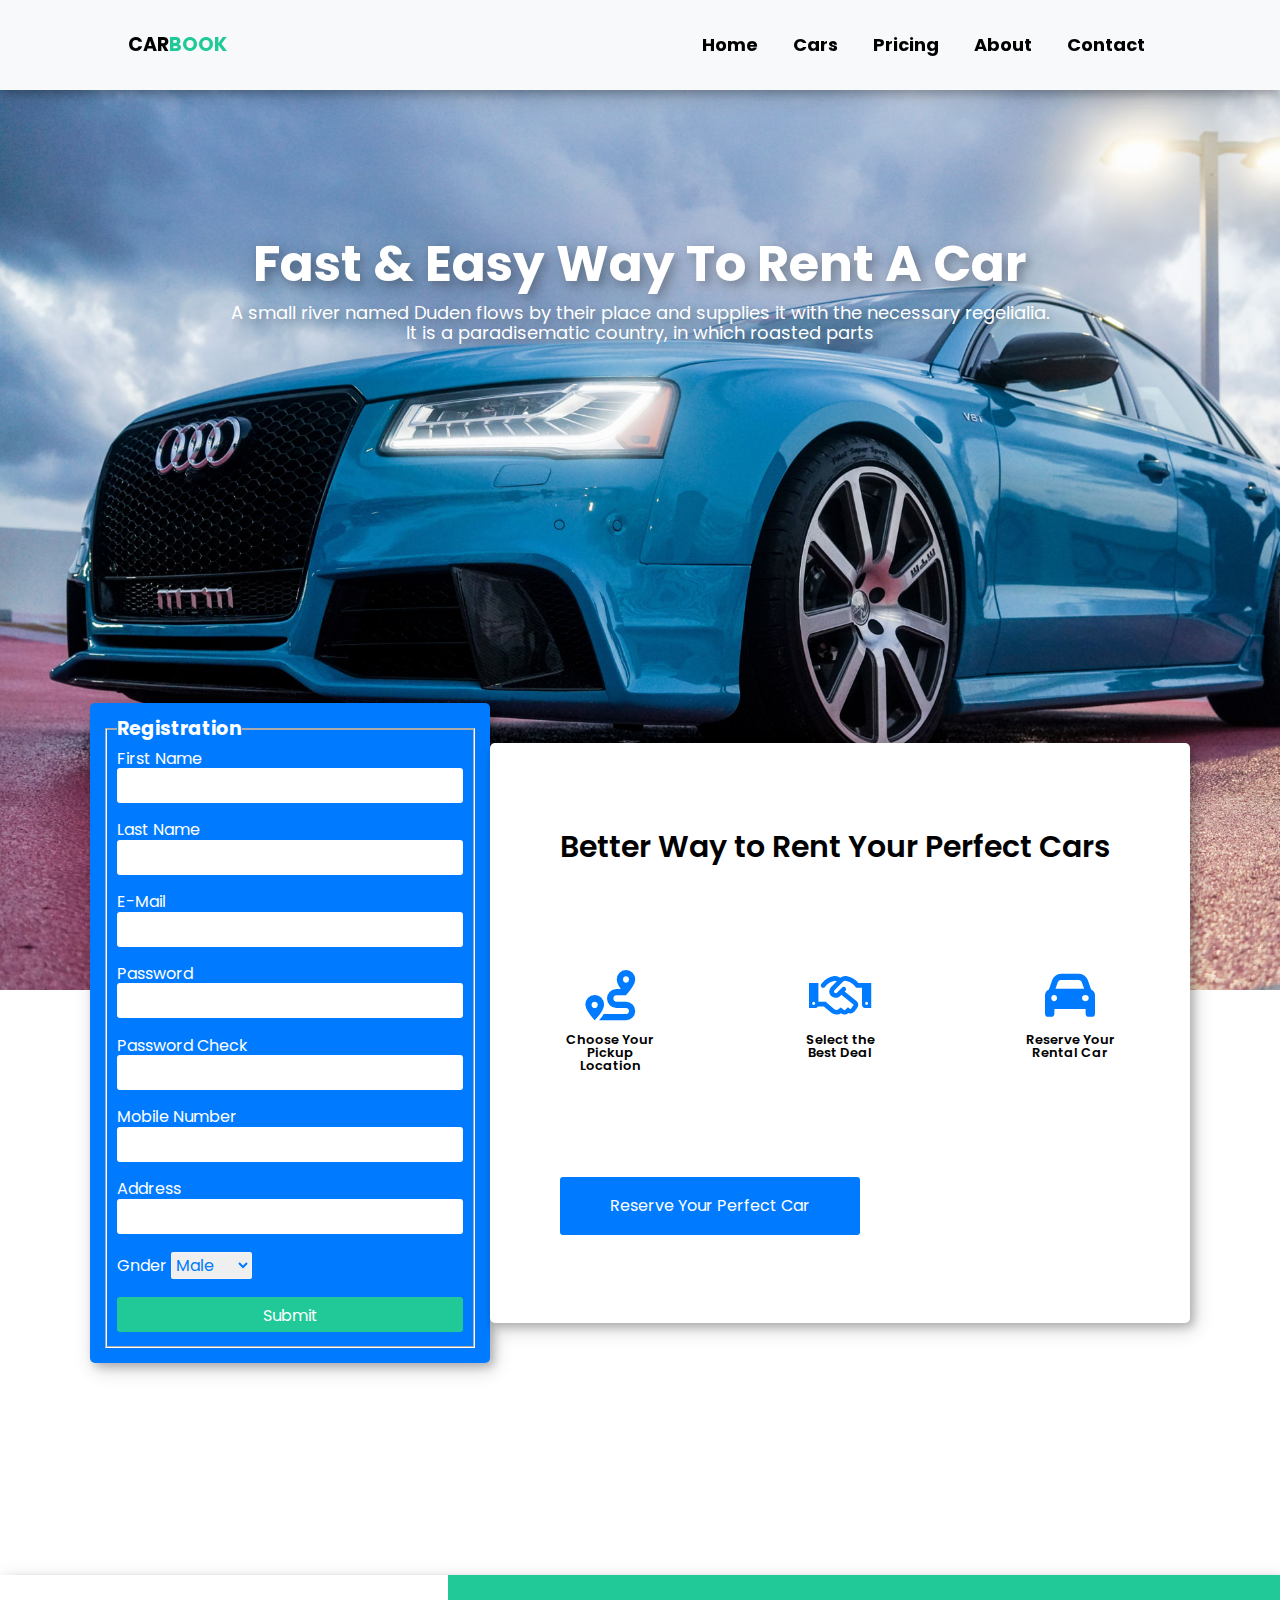
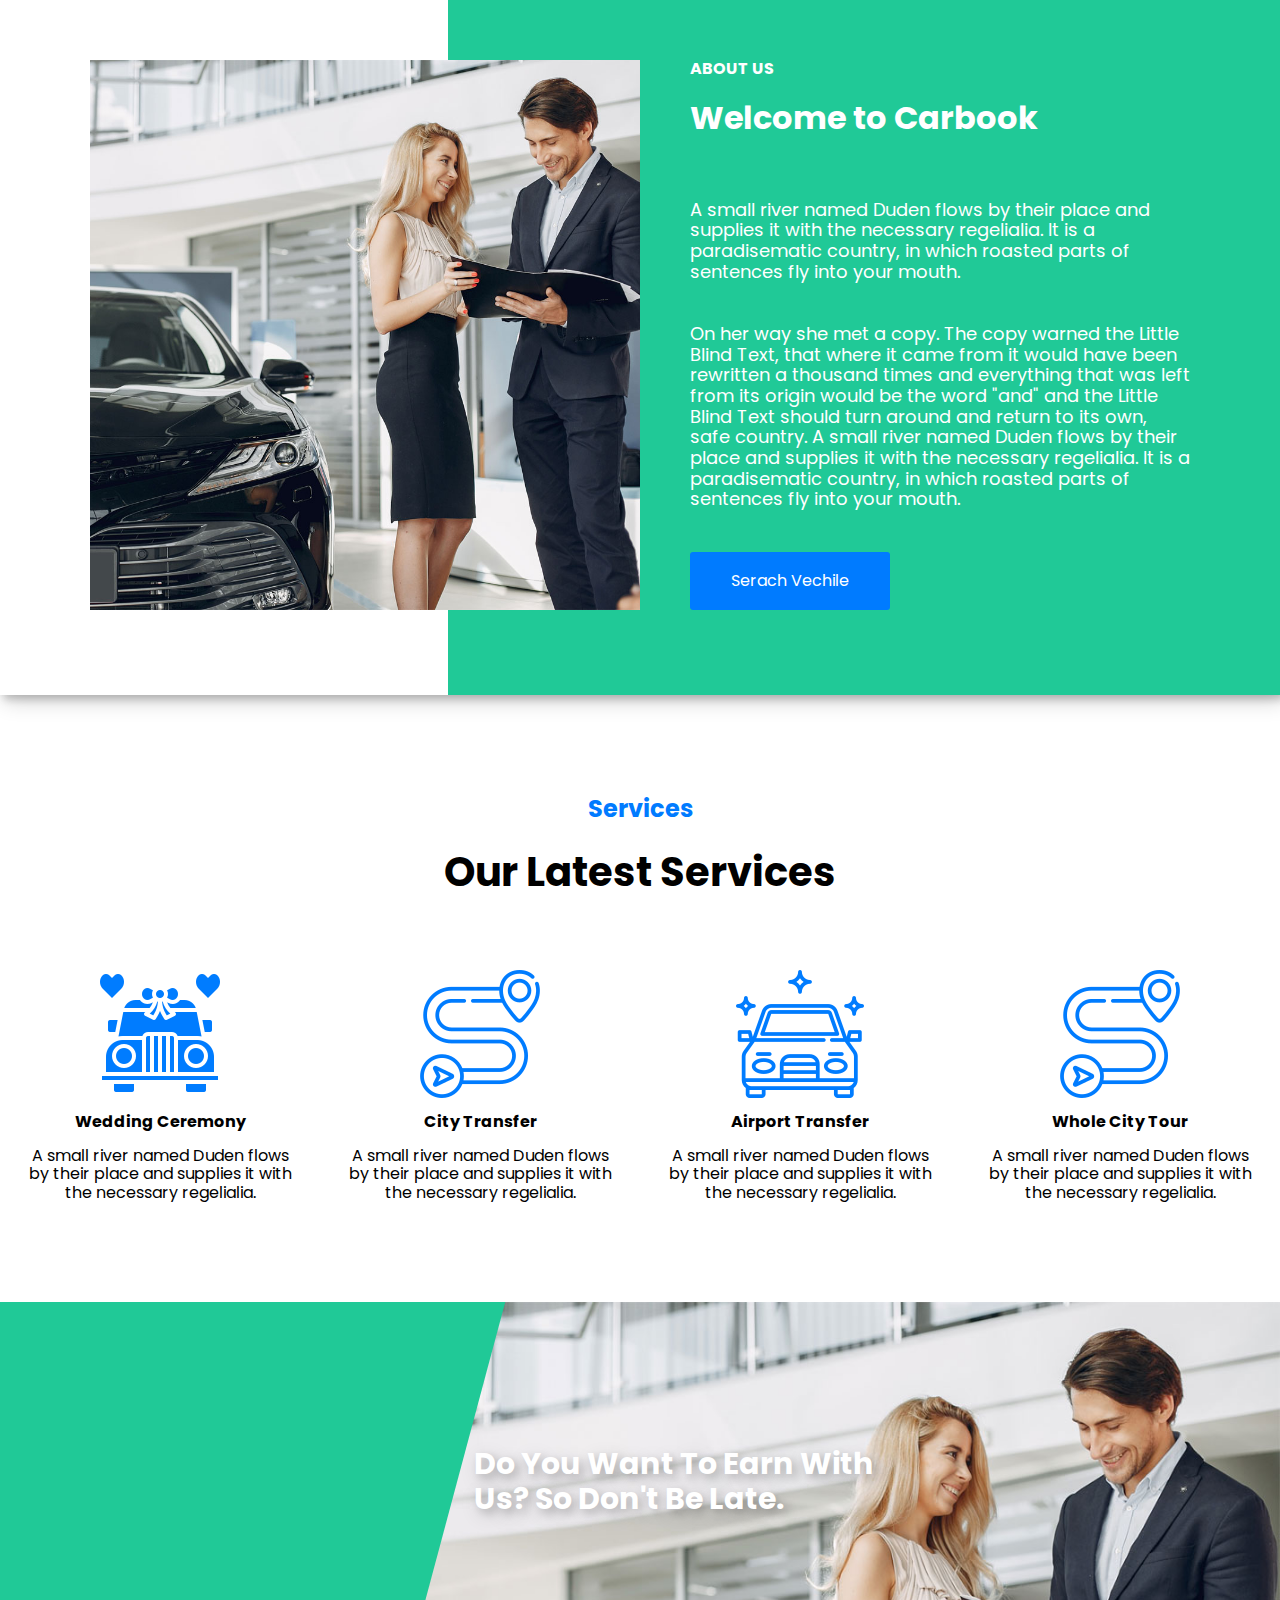
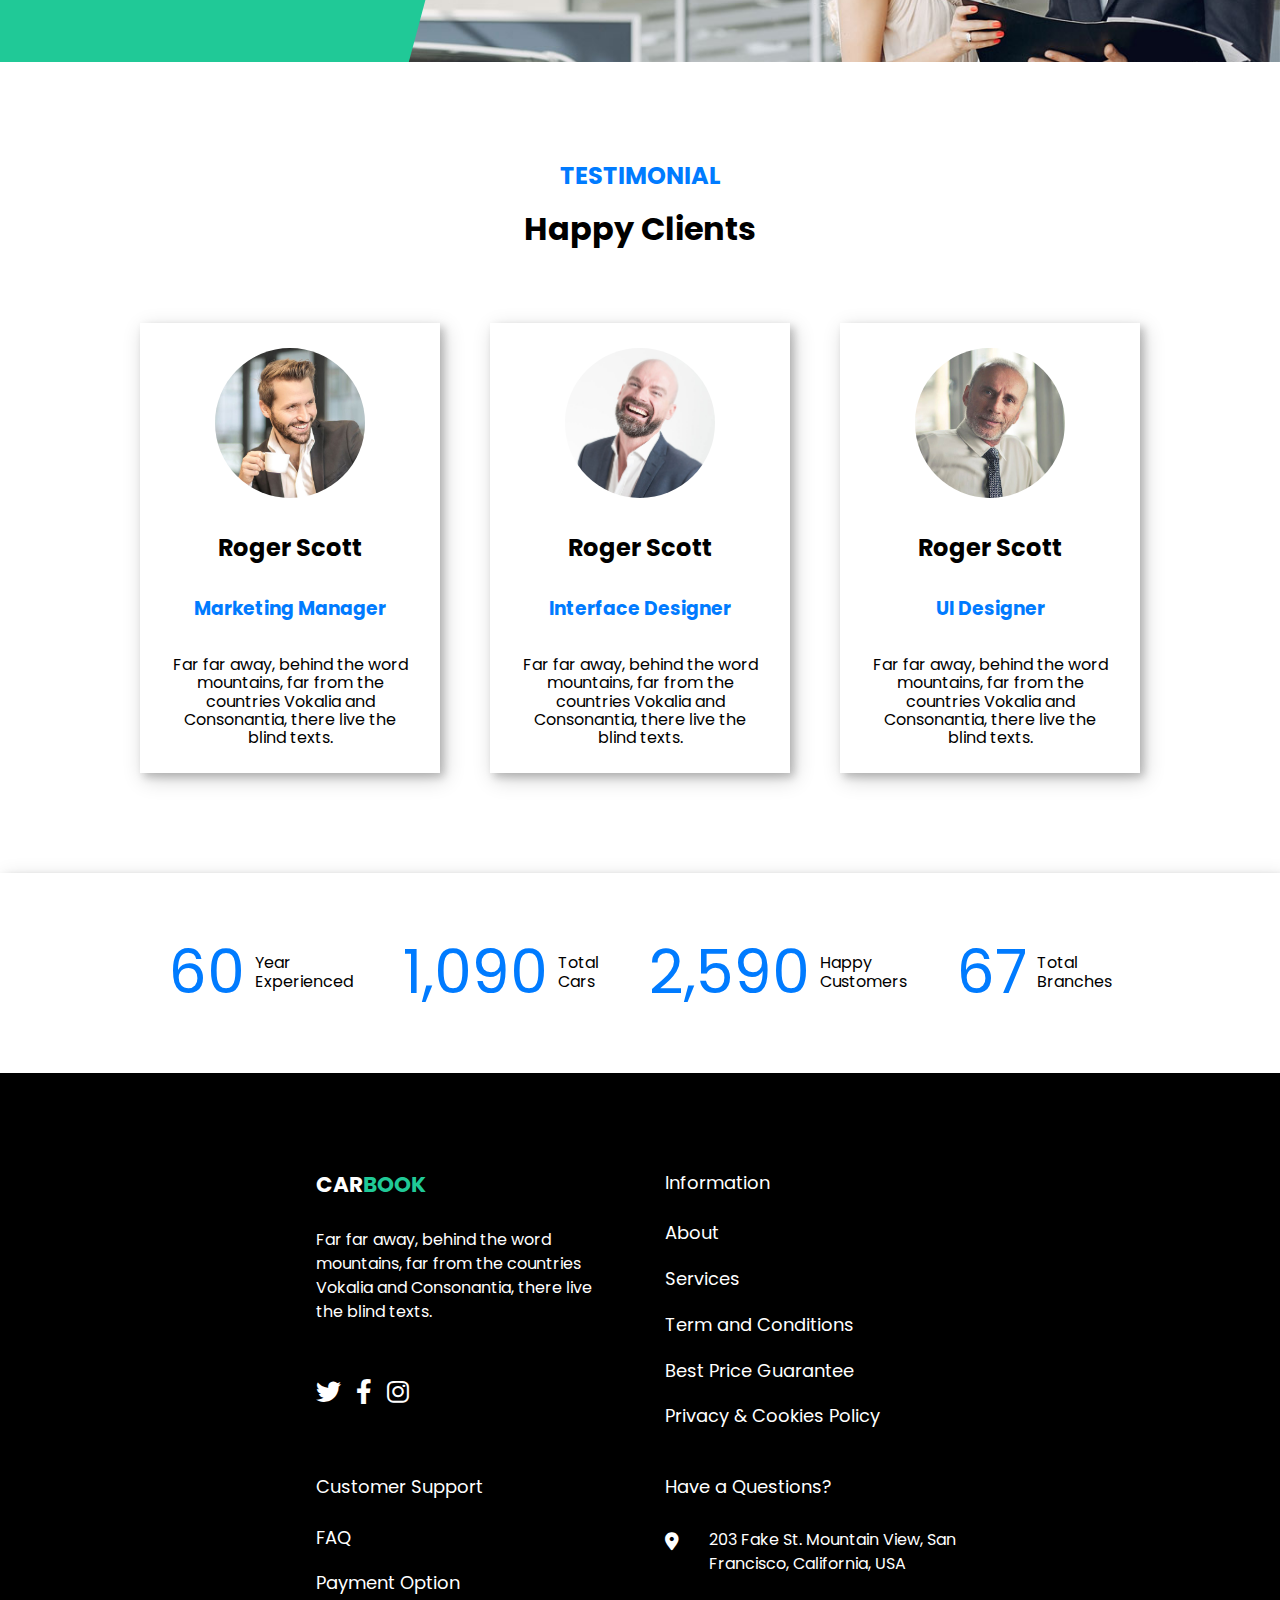
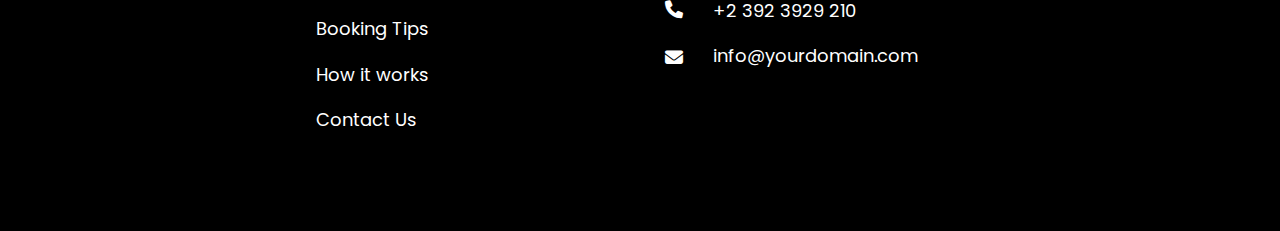
<file: index.html>
<html lang="en">

<head>
    <meta charset="UTF-8">
    <meta http-equiv="X-UA-Compatible" content="IE=edge">
    <meta name="viewport" content="width=device-width, initial-scale=1.0">
    <title>Cars</title>
    <link rel="stylesheet" href="CSS/Main.css">
    <link rel="preconnect" href="https://fonts.googleapis.com">
    <link rel="stylesheet" href="CSS/normalize.css">
    <link rel="stylesheet" href="CSS/all.min.css">
    <link rel="preconnect" href="https://fonts.gstatic.com" crossorigin>
    <link href="https://fonts.googleapis.com/css2?family=Poppins:wght@300;400;500;600;700;800&display=swap"
        rel="stylesheet">
    <link rel="stylesheet" href="CSS/ionicons.min.css">

</head>

<body>
    <div class="parent">

        <div class="nav">
            <div class="container">
                <a href="index.html" class="carbook"> CAR<span>BOOK</span></a>

                <button onclick="view()" class="icon"><i class="fa-solid fa-list"><span> Menu</span></i></button>
                <ul class="bar" id="Bar">
                    <li><a href="index.html">Home</a></li>
                    <li> <a href="cars.html">Cars</a></li>
                    <li> <a href="pricing.html"> Pricing</a></li>
                    <li> <a href="about.html">About</a></li>
                    <li> <a href="contact.html" style="margin-right: 0;"> Contact</a></li>
                </ul>
            </div>
        </div>

        <div class="top photo1">
            <div>
                <p style="font-size: 50px; font-weight: bolder;">Fast & Easy Way To Rent A Car</p>
                <p style="font-size: large;">A small river named Duden flows by their place and supplies it with the
                    necessary regelialia. <br> It is a paradisematic country, in which roasted parts</p>
            </div>
        </div>

        <div class="form" id="form" style="z-index: 3;">

            <form id="form2" class="form2" autocomplete="off" method="post" target="_blank" action="#">
                <fieldset>
                    <legend>Registration</legend>
                    <div class="input-div">
                        <label for="fname">
                            <p>First Name</p>
                        </label>
                        <input type="text" id="fname"  >
                        <i class="fas fa-check-circle"></i>
                        <i class="fas fa-exclamation-circle"></i><br><br>
                        <small>Error message</small>
                    </div>

                    <div class="input-div">
                        <label for="lname">
                            <p> Last Name </p>
                        </label>
                        <input type="text" name="lname" id="lname"  >
                        <i class="fas fa-check-circle"></i>
                        <i class="fas fa-exclamation-circle"></i><br><br>
                        <small>Error message</small>
                    </div>

                    <div class="input-div  ">
                        <label for="mail">
                            <p> E-Mail</p>
                        </label>
                        <input type="email" name="mail" id="mail"  >
                        <i class="fas fa-check-circle"></i>
                        <i class="fas fa-exclamation-circle"></i><br><br>
                        <small>Error message</small>
                    </div>

                    <div class="input-div  ">
                        <label for="password">
                            <p> Password</p>
                        </label>
                        <input type="password" name="password" id="password"  >
                        <i class="fas fa-check-circle"></i>
                        <i class="fas fa-exclamation-circle"></i><br><br>
                        <small>Error message</small>
                    </div>

                    <div class="input-div  ">
                        <label for="password-check">
                            <p>Password Check </p>
                        </label>
                        <input type="password" name="password-check" id="password-check"  >
                        <i class="fas fa-check-circle"></i>
                        <i class="fas fa-exclamation-circle"></i><br><br>
                        <small>Error message</small>
                    </div>

                    <div class="input-div  ">
                        <label for="mobile">
                            <p> Mobile Number</p>
                        </label>
                        <input type="tel" name="mobile" id="mobile"  >
                        <i class="fas fa-check-circle"></i>
                        <i class="fas fa-exclamation-circle"></i><br><br>
                        <small>Error message</small>
                    </div>

                    <div class="input-div">
                        <label for="address">
                            <p> Address</p>
                        </label>
                        <input type="text" name="address" id="address"  ><br><br>
                    </div>

                    <label for="gender">Gnder</label>
                    <select name="gender" id="gender"  >
                        <option value="male">Male</option>
                        <option value="female">Female</option>
                    </select><br><br>
                    <button>Submit</button>


                </fieldset>
            </form>

            <div class="first">
                <div class="inf">
                    <p class="p">Better Way to Rent Your Perfect Cars</p>
                    <span class="circles">
                        <i class="fa-solid fa-route">
                            <p><br> Choose Your Pickup Location</p>
                        </i>
                        <i class="fa-regular fa-handshake">
                            <p><br>Select the Best Deal</p>
                        </i>
                        <i class="fa-solid fa-car">
                            <p><br>Reserve Your Rental Car</p>
                        </i>
                    </span>
                    <a class="res" href="index.html">Reserve Your Perfect Car</a>
                </div>
            </div>
        </div>



        <div class="middle">

            <div class="a-t">

                <div class="photo"></div>

                <div class="tex">
                    <div>
                        <h4>ABOUT US</h4>
                        <h1>Welcome to Carbook</h1>
                    </div>
                    <p>
                        A small river named Duden flows by their place and supplies it with the necessary regelialia. It
                        is a paradisematic country, in which roasted parts of sentences fly into your mouth.
                    </p>

                    <p>
                        On her way she met a copy. The copy warned the Little Blind Text, that where it came from it
                        would have been rewritten a thousand times and everything that was left from its origin would be
                        the word "and" and the Little Blind Text should turn around and return to its own, safe country.
                        A small river named Duden flows by their place and supplies it with the necessary regelialia. It
                        is a paradisematic country, in which roasted parts of sentences fly into your mouth.
                    </p>
                    <a href="" style="color:white ;"><span>Serach Vechile</span></a>
                </div>
            </div>
            <div class="about">
            </div>

        </div>




        <div class="lServices">

            <h2 style="color: #007bff;">Services</h2>
            <h1 style="font-size: 40px;">Our Latest Services</h1>

            <div class="ser_cont">
                <div class="ser_icon">
                    <img src="images/wedding-car.png" alt="">
                    <h6>Wedding Ceremony</h6>
                    <p>A small river named Duden flows by their place and supplies it with the necessary regelialia.</p>
                </div>

                <div class="ser_icon">
                    <img src="images/destination.png" alt="">
                    <h6>City Transfer</h6>
                    <p>A small river named Duden flows by their place and supplies it with the necessary regelialia.</p>
                </div>

                <div class="ser_icon">
                    <img src="images/car.png" alt="">
                    <h6>Airport Transfer</h6>
                    <p>A small river named Duden flows by their place and supplies it with the necessary regelialia.</p>
                </div>

                <div class="ser_icon">
                    <img src="images/destination.png" alt="">
                    <h6>Whole City Tour</h6>
                    <p>A small river named Duden flows by their place and supplies it with the necessary regelialia.</p>
                </div>
            </div>

        </div>



        <div class="earn">
            <div class="green"></div>
            <div class="imag">
                <strong>Do You Want To Earn With Us? So Don't Be Late.</strong>
            </div>
        </div>

        <div class="lServices">
            <h2 style="color: #007bff;">TESTIMONIAL</h2>
            <h1>Happy Clients</h1>

            <div class="clients">
                <div class="client">
                    <a href=""><img src="images/person_1.jpg" alt=""></a>
                    <h2>Roger Scott</h2>
                    <h3>Marketing Manager</h3>
                    <p>Far far away, behind the word mountains, far from the countries Vokalia and Consonantia, there
                        live the blind texts.</p>
                </div>

                <div class="client">
                    <a href=""><img style="margin: 0;" src="images/person_2.jpg" alt=""></a>
                    <h2>Roger Scott</h2>
                    <h3>Interface Designer</h3>
                    <p>Far far away, behind the word mountains, far from the countries Vokalia and Consonantia, there
                        live the blind texts.</p>
                </div>
                <div class="client">
                    <a href=""><img src="images/person_3.jpg" alt=""></a>
                    <h2>Roger Scott</h2>
                    <h3>UI Designer</h3>
                    <p>Far far away, behind the word mountains, far from the countries Vokalia and Consonantia, there
                        live the blind texts.</p>
                </div>
            </div>
        </div>









        <div class="exp">
            <div class="exp_contain">
                <div class="exp_text"><strong>60</strong><span>Year<br>Experienced</span></div>
                <div class="exp_text"><strong>1,090</strong><span>Total<br>Cars</span></div>
                <div class="exp_text"><strong>2,590</strong><span>Happy<br>Customers</span></div>
                <div class="exp_text" style="margin: 0;"><strong>67</strong><span>Total<br>Branches </span></div>
            </div>
        </div>


        <div class="end">
            <div class="end-container">
                <div class="end-item">
                    <a href="" class="carbook2">CAR<span>BOOK</span></a>
                    <div class="end-tex">
                        <p>Far far away, behind the word mountains, far from the countries Vokalia and Consonantia,
                            there live the blind texts.</p>
                        <div class="end-icons">
                            <a href=""><i class="fa-brands fa-twitter"></i></a>
                            <a href=""><i class="fa-brands fa-facebook-f"></i></a>
                            <a href=""><i class="fa-brands fa-instagram"></i></a>
                        </div>
                    </div>
                </div>

                <div class="end-item">
                    <p>Information</p>
                    <div class="end-tex">
                        <a href="" style="margin-top: 0;">About</a>
                        <a href="">Services</a>
                        <a href="">Term and Conditions</a>
                        <a href="">Best Price Guarantee</a>
                        <a href="">Privacy & Cookies Policy</a>
                    </div>
                </div>

                <div class="end-item">
                    <p>Customer Support</p>
                    <div class="end-tex">
                        <a href="" style="margin-top: 0;">FAQ</a>
                        <a href="">Payment Option</a>
                        <a href="">Booking Tips</a>
                        <a href="">How it works</a>
                        <a href="">Contact Us</a>
                    </div>
                </div>

                <div class="end-item">
                    <p>Have a Questions?</p>
                    <div class="end-tex">
                        <div class="q">
                            <a style="margin: 0;" href=""> <i style="margin-top: 4px;"
                                    class="fa-solid fa-location-dot"></i> </a>
                            <p>203 Fake St. Mountain View, San Francisco, California, USA</p>
                        </div>
                        <div class="q">
                            <a style="margin: 0;" href=""> <i style="margin-top: 24px;" class="fa-solid fa-phone"></i>
                            </a>
                            <a href="">+2 392 3929 210</a>
                        </div>
                        <div class="q">
                            <a style="margin: 0;" href=""> <i style="margin-top: 27px;"
                                    class="fa-solid fa-envelope"></i> </a>
                            <a href="">info@yourdomain.com</a>
                        </div>
                    </div>
                </div>
            </div>
        </div>

    </div>
    <script src="JS/script.js"></script>
</body>

</html>
</file>
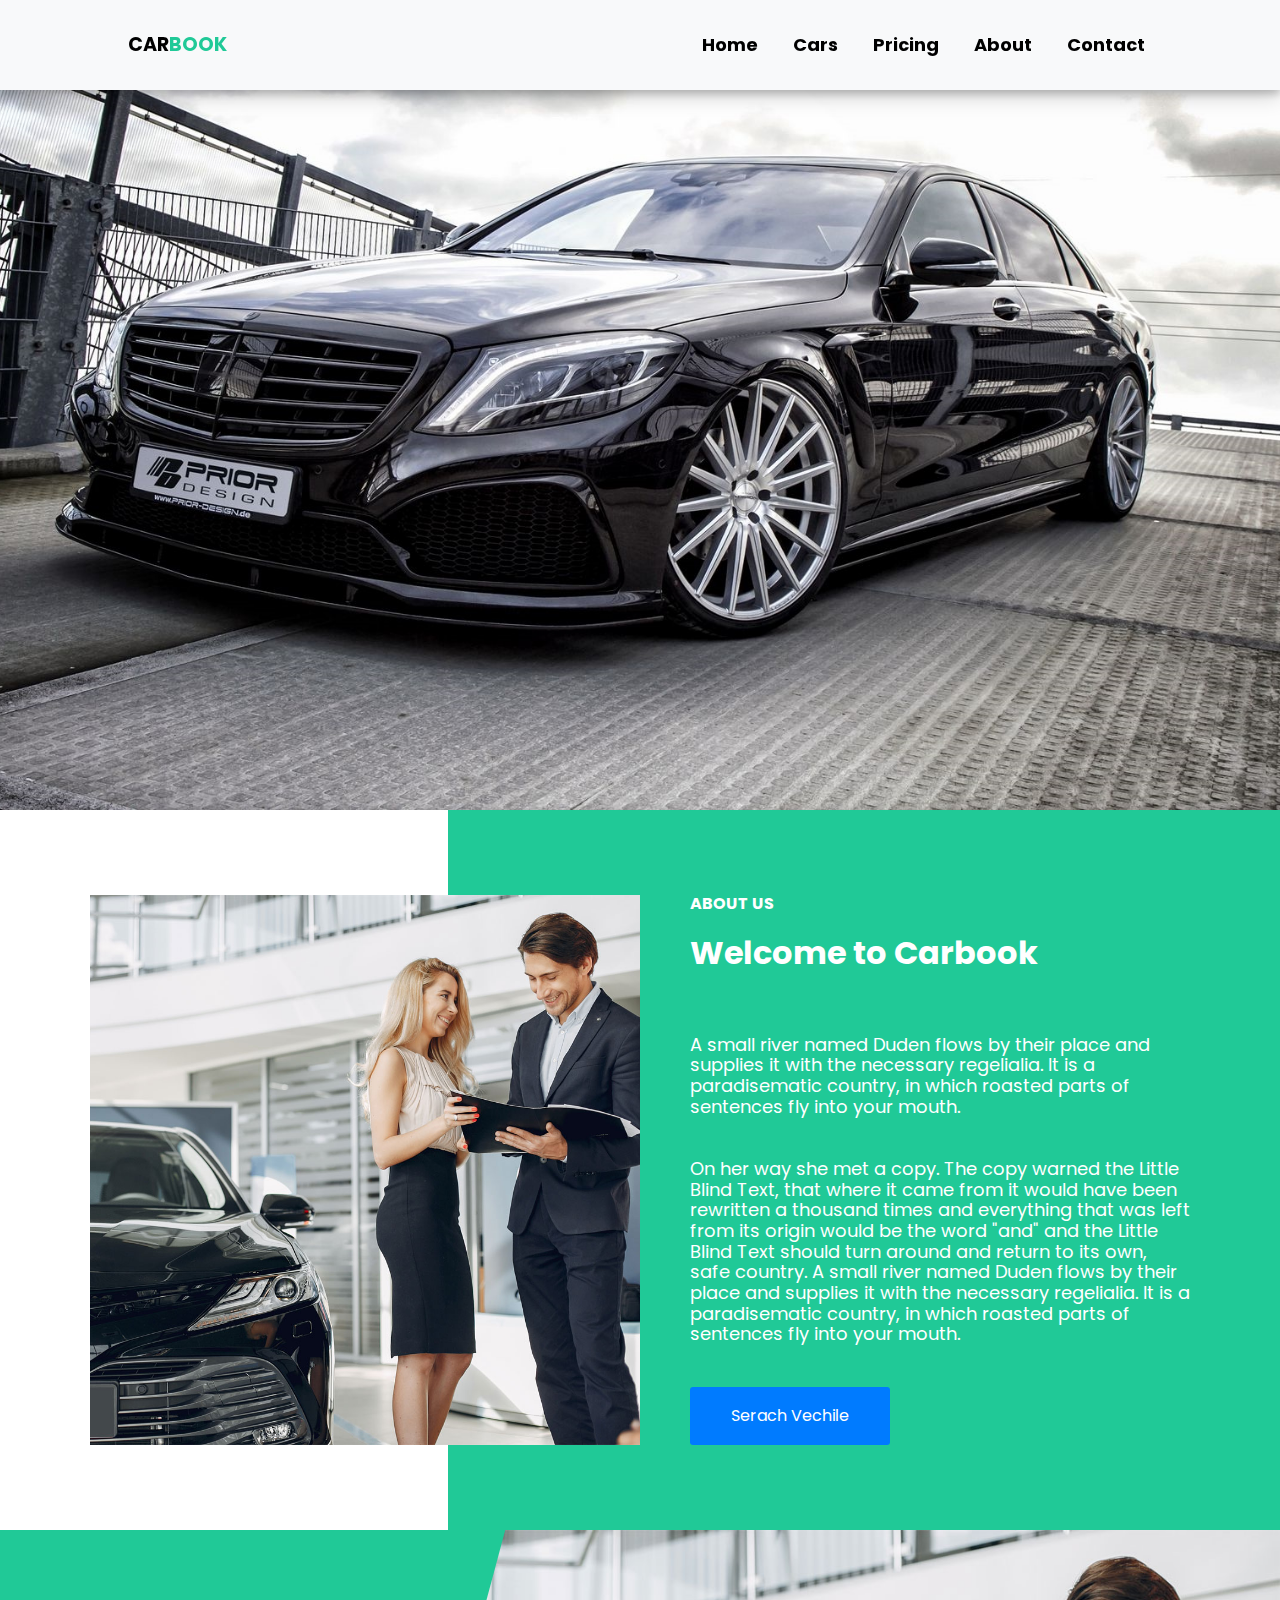
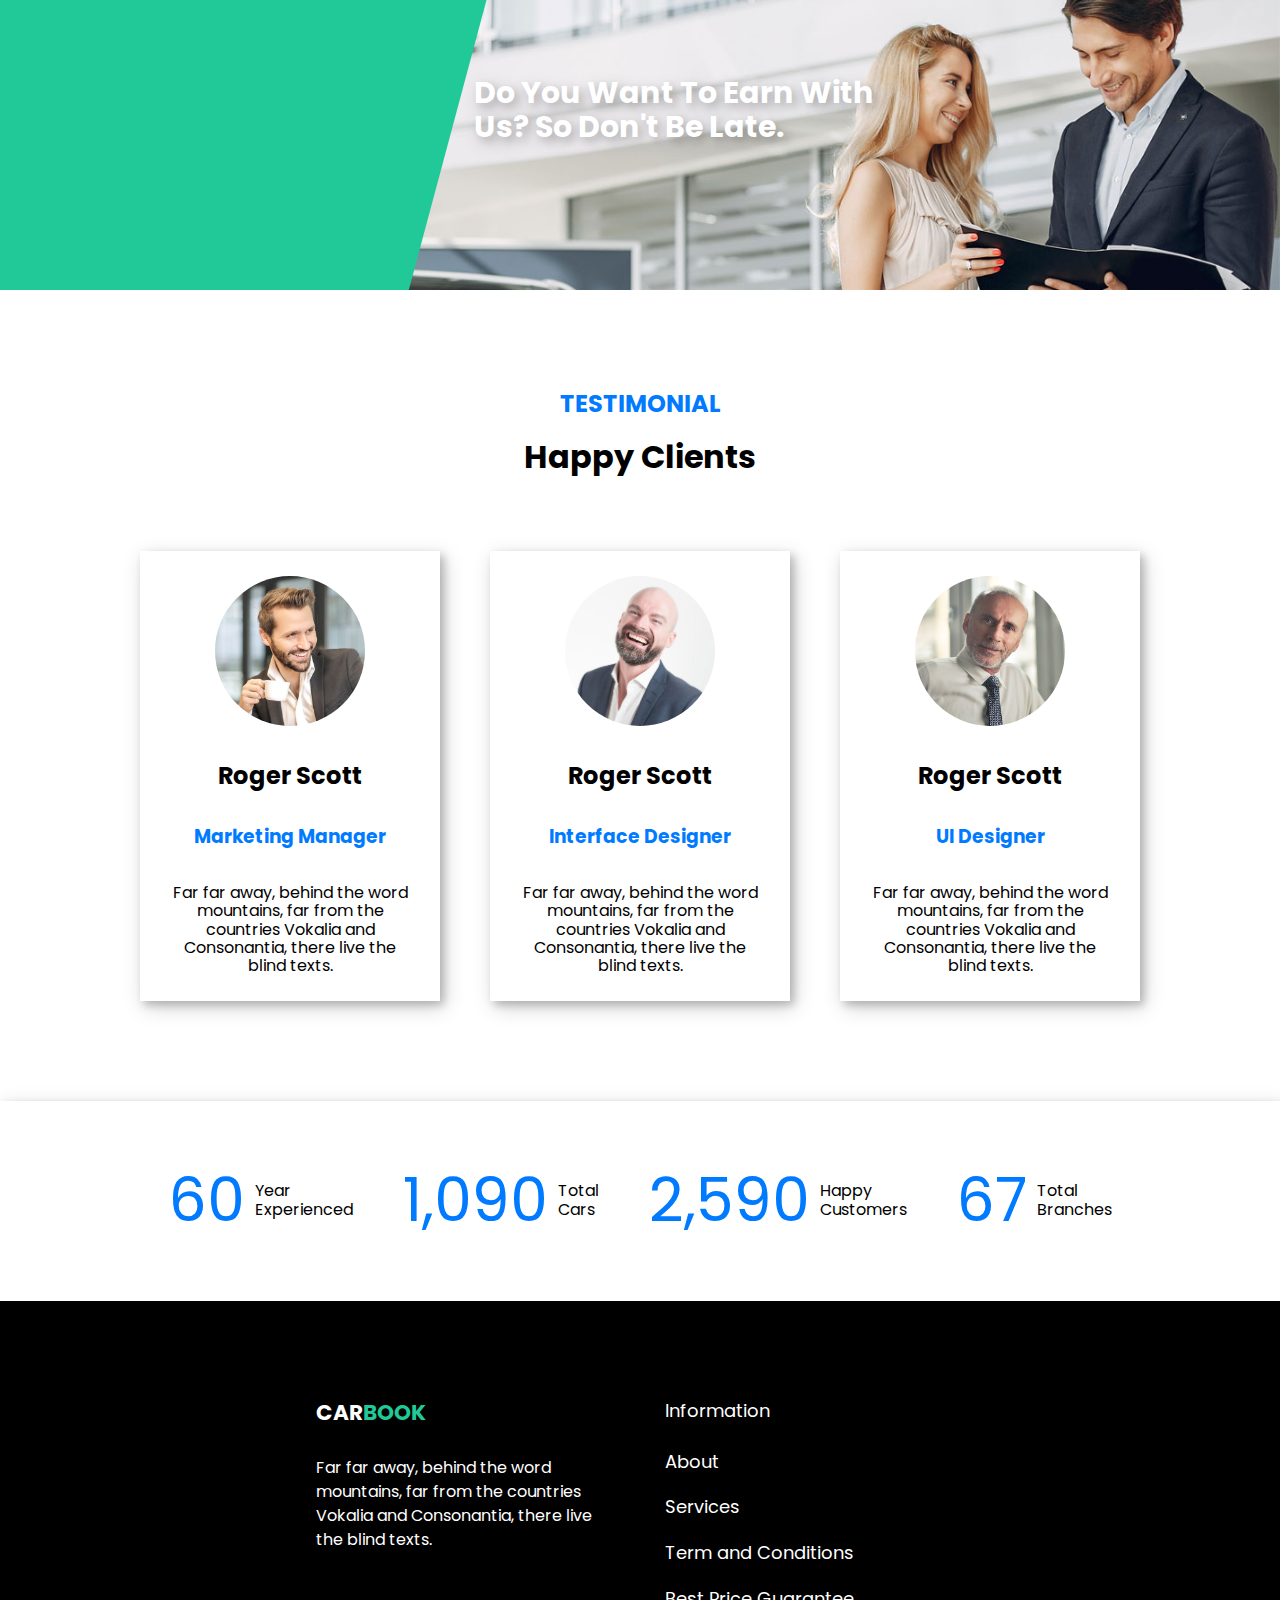
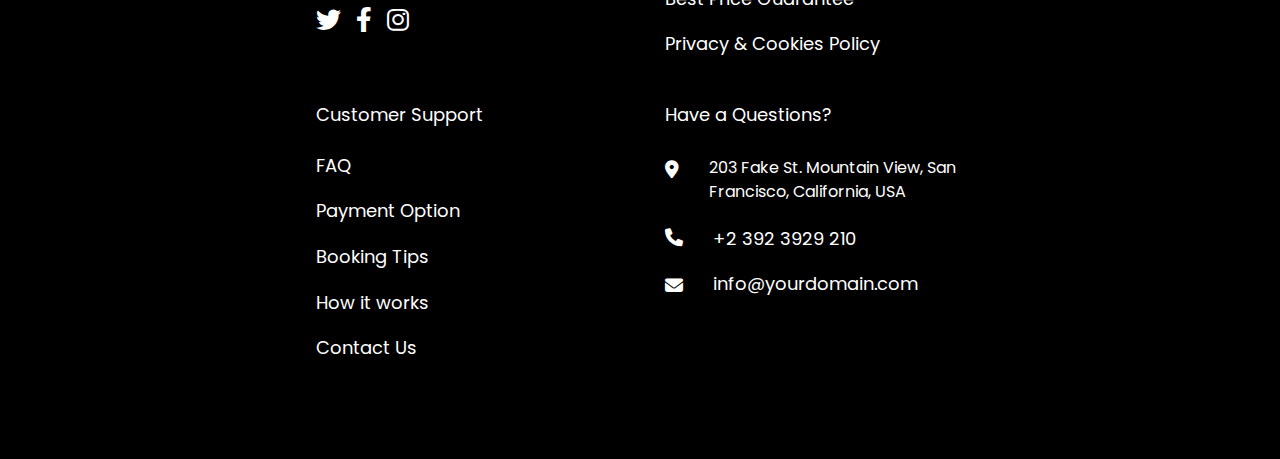
<file: about.html>
<html lang="en">

<head>
    <meta charset="UTF-8">
    <meta http-equiv="X-UA-Compatible" content="IE=edge">
    <meta name="viewport" content="width=device-width, initial-scale=1.0">
    <title>Cars</title>
    <link rel="stylesheet" href="CSS/Main.css">
    <link rel="preconnect" href="https://fonts.googleapis.com">
    <link rel="stylesheet" href="CSS/normalize.css">
    <link rel="stylesheet" href="CSS/all.min.css">
    <link rel="preconnect" href="https://fonts.gstatic.com" crossorigin>
    <link href="https://fonts.googleapis.com/css2?family=Poppins:wght@300;400;500;600;700;800&display=swap"
        rel="stylesheet">
    <link rel="stylesheet" href="CSS/ionicons.min.css">
    <script src="JS/script.js"></script>

</head>

<body>

        <div class="nav">
            <div class="container">
                <a href="index.html" class="carbook"> CAR<span>BOOK</span></a>

                <button onclick="view()" class="icon"><i class="fa-solid fa-list"> <span> Menu</span></i></button>
                <ul class="bar" id="Bar">
                    <li><a href="index.html">Home</a></li>
                    <li> <a href="cars.html">Cars</a></li>
                    <li> <a href="pricing.html"> Pricing</a></li>
                    <li> <a href="about.html">About</a></li>
                    <li> <a href="contact.html" style="margin-right: 0;"> Contact</a></li>
                </ul>
            </div>
        </div>

        <div class="photo3">
            <div>
            </div>
        </div>


        
        <div class="middle">

            <div class="a-t">

                <div class="photo"></div>

                <div class="tex">
                    <div>
                        <h4>ABOUT US</h4>
                        <h1>Welcome to Carbook</h1>
                    </div>
                    <p>
                        A small river named Duden flows by their place and supplies it with the necessary regelialia. It
                        is a paradisematic country, in which roasted parts of sentences fly into your mouth.
                    </p>

                    <p>
                        On her way she met a copy. The copy warned the Little Blind Text, that where it came from it
                        would have been rewritten a thousand times and everything that was left from its origin would be
                        the word "and" and the Little Blind Text should turn around and return to its own, safe country.
                        A small river named Duden flows by their place and supplies it with the necessary regelialia. It
                        is a paradisematic country, in which roasted parts of sentences fly into your mouth.
                    </p>
                    <a href="" style="color:white ;"><span>Serach Vechile</span></a>
                </div>
            </div>
            <div class="about">
            </div>

        </div>


        

        <div class="earn">
            <div class="green"></div>
            <div class="imag">
                <strong>Do You Want To Earn With Us? So Don't Be Late.</strong>
            </div>
        </div>

        <div class="lServices">
            <h2 style="color: #007bff;">TESTIMONIAL</h2>
            <h1>Happy Clients</h1>

            <div class="clients">
                <div class="client">
                    <a href=""><img src="images/person_1.jpg" alt=""></a>
                    <h2>Roger Scott</h2>
                    <h3>Marketing Manager</h3>
                    <p>Far far away, behind the word mountains, far from the countries Vokalia and Consonantia, there
                        live the blind texts.</p>
                </div>

                <div class="client">
                    <a href=""><img style="margin: 0;" src="images/person_2.jpg" alt=""></a>
                    <h2>Roger Scott</h2>
                    <h3>Interface Designer</h3>
                    <p>Far far away, behind the word mountains, far from the countries Vokalia and Consonantia, there
                        live the blind texts.</p>
                </div>
                <div class="client">
                    <a href=""><img src="images/person_3.jpg" alt=""></a>
                    <h2>Roger Scott</h2>
                    <h3>UI Designer</h3>
                    <p>Far far away, behind the word mountains, far from the countries Vokalia and Consonantia, there
                        live the blind texts.</p>
                </div>
            </div>
        </div>









        <div class="exp">
            <div class="exp_contain">
                <div class="exp_text"><strong>60</strong><span>Year<br>Experienced</span></div>
                <div class="exp_text"><strong>1,090</strong><span>Total<br>Cars</span></div>
                <div class="exp_text"><strong>2,590</strong><span>Happy<br>Customers</span></div>
                <div class="exp_text" style="margin: 0;"><strong>67</strong><span>Total<br>Branches </span></div>
            </div>
        </div>


        <div class="end">
            <div class="end-container">
                <div class="end-item">
                    <a href="" class="carbook2">CAR<span>BOOK</span></a>
                    <div class="end-tex">
                        <p>Far far away, behind the word mountains, far from the countries Vokalia and Consonantia,
                            there live the blind texts.</p>
                        <div class="end-icons">
                            <a href=""><i class="fa-brands fa-twitter"></i></a>
                            <a href=""><i class="fa-brands fa-facebook-f"></i></a>
                            <a href=""><i class="fa-brands fa-instagram"></i></a>
                        </div>
                    </div>
                </div>

                <div class="end-item">
                    <p>Information</p>
                    <div class="end-tex">
                        <a href="" style="margin-top: 0;">About</a>
                        <a href="">Services</a>
                        <a href="">Term and Conditions</a>
                        <a href="">Best Price Guarantee</a>
                        <a href="">Privacy & Cookies Policy</a>
                    </div>
                </div>

                <div class="end-item">
                    <p>Customer Support</p>
                    <div class="end-tex">
                        <a href="" style="margin-top: 0;">FAQ</a>
                        <a href="">Payment Option</a>
                        <a href="">Booking Tips</a>
                        <a href="">How it works</a>
                        <a href="">Contact Us</a>
                    </div>
                </div>

                <div class="end-item">
                    <p>Have a Questions?</p>
                    <div class="end-tex">
                        <div class="q">
                            <a style="margin: 0;" href=""> <i style="margin-top: 4px;"
                                    class="fa-solid fa-location-dot"></i> </a>
                            <p>203 Fake St. Mountain View, San Francisco, California, USA</p>
                        </div>
                        <div class="q">
                            <a style="margin: 0;" href=""> <i style="margin-top: 24px;" class="fa-solid fa-phone"></i>
                            </a>
                            <a href="">+2 392 3929 210</a>
                        </div>
                        <div class="q">
                            <a style="margin: 0;" href=""> <i style="margin-top: 27px;"
                                    class="fa-solid fa-envelope"></i> </a>
                            <a href="">info@yourdomain.com</a>
                        </div>
                    </div>
                </div>
            </div>
        </div>

    </div>
</body>

</html>
</file>
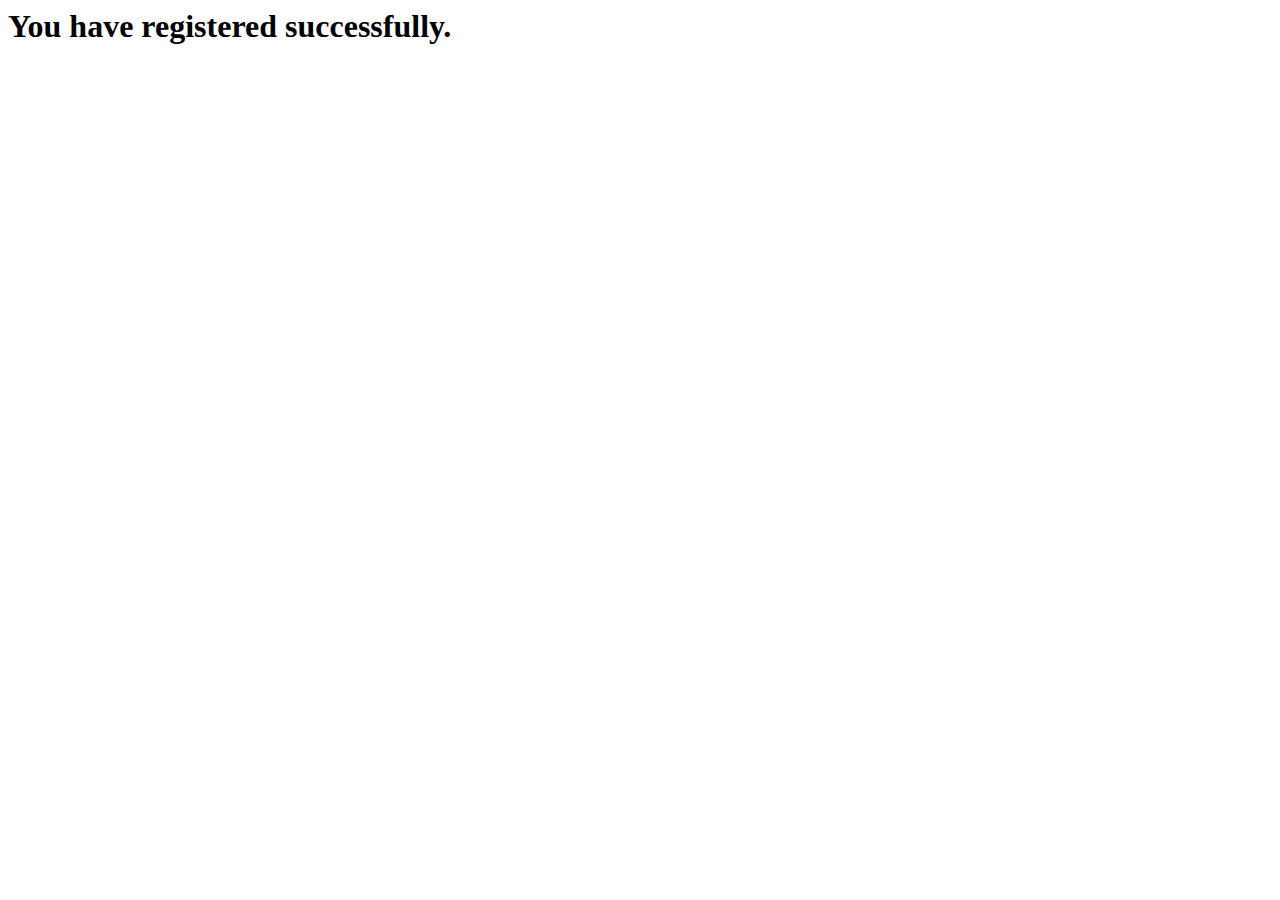
<file: action.html>
<html lang="en">
<head>
    <meta charset="UTF-8">
    <meta http-equiv="X-UA-Compatible" content="IE=edge">
    <meta name="viewport" content="width=device-width, initial-scale=1.0">
    <title>Document</title>
</head>
<body>
    <h1>You have registered successfully.</h1>
</body>
</html>
</file>
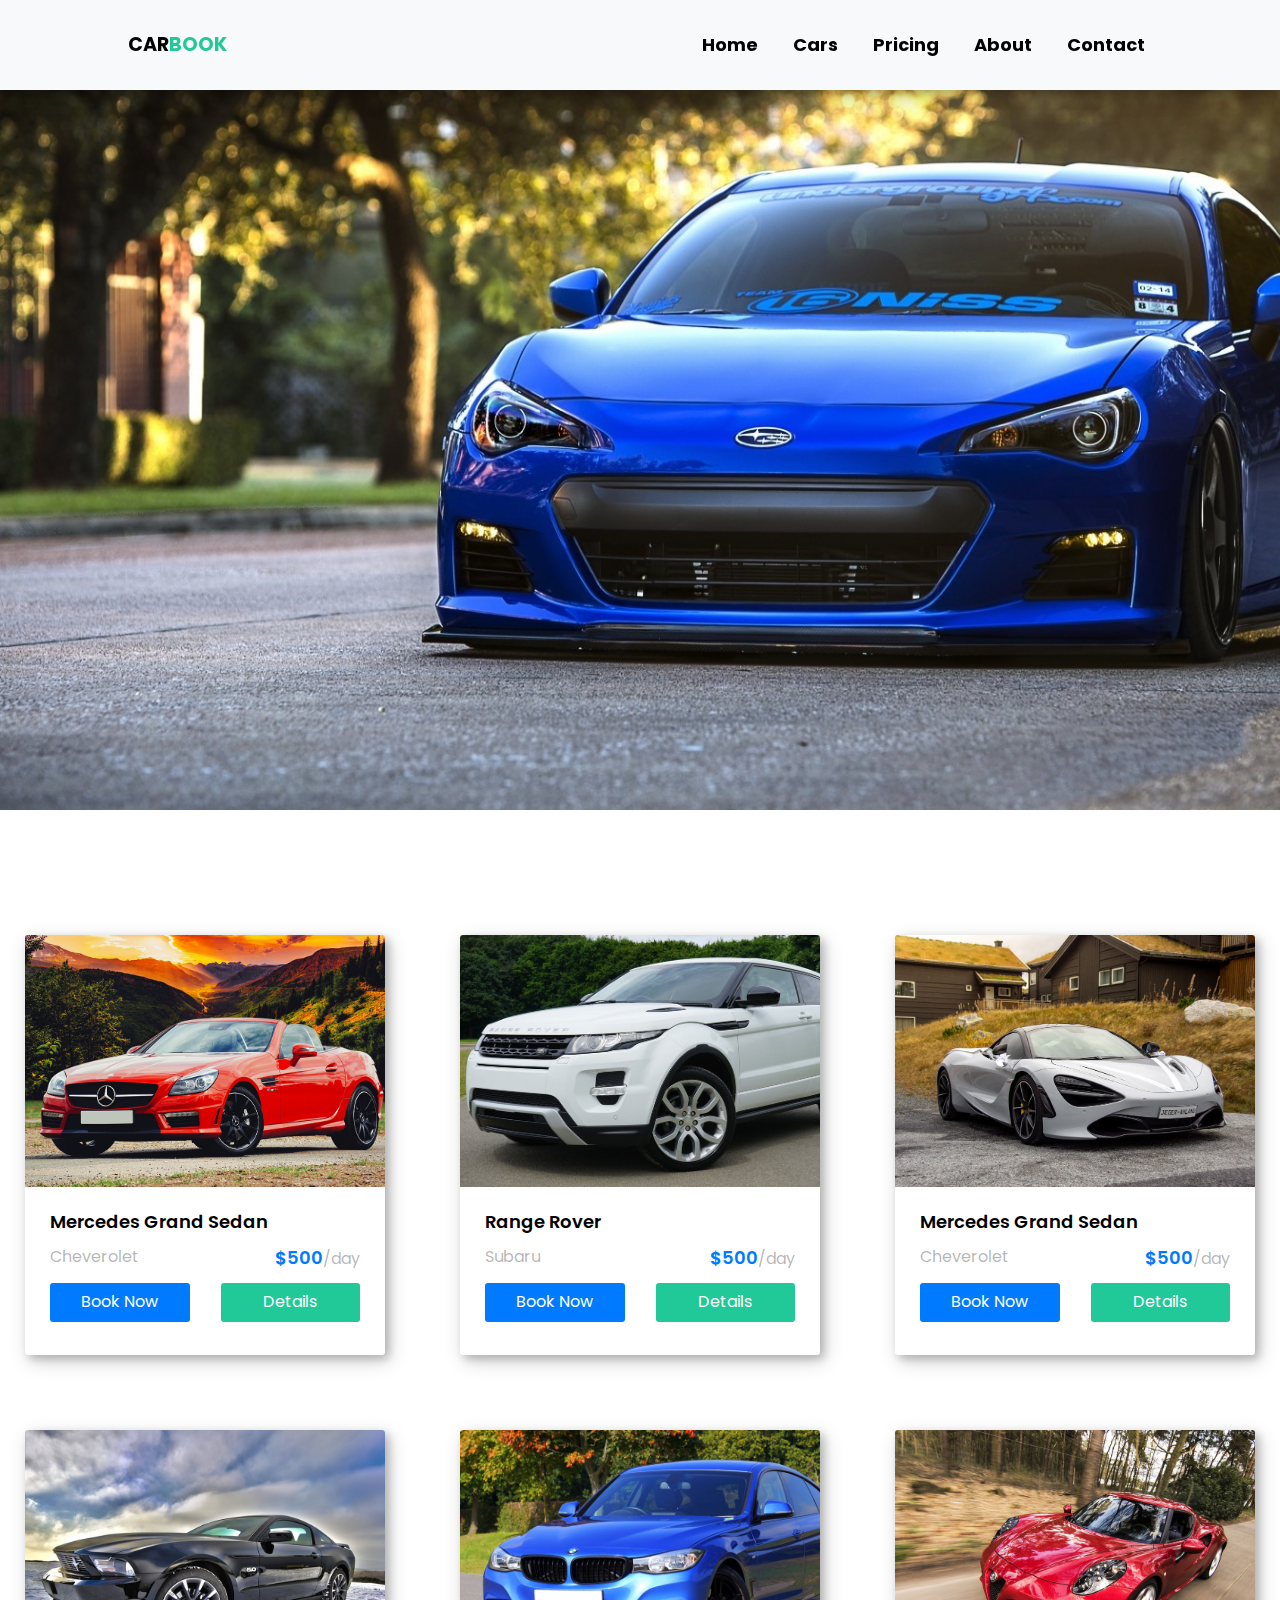
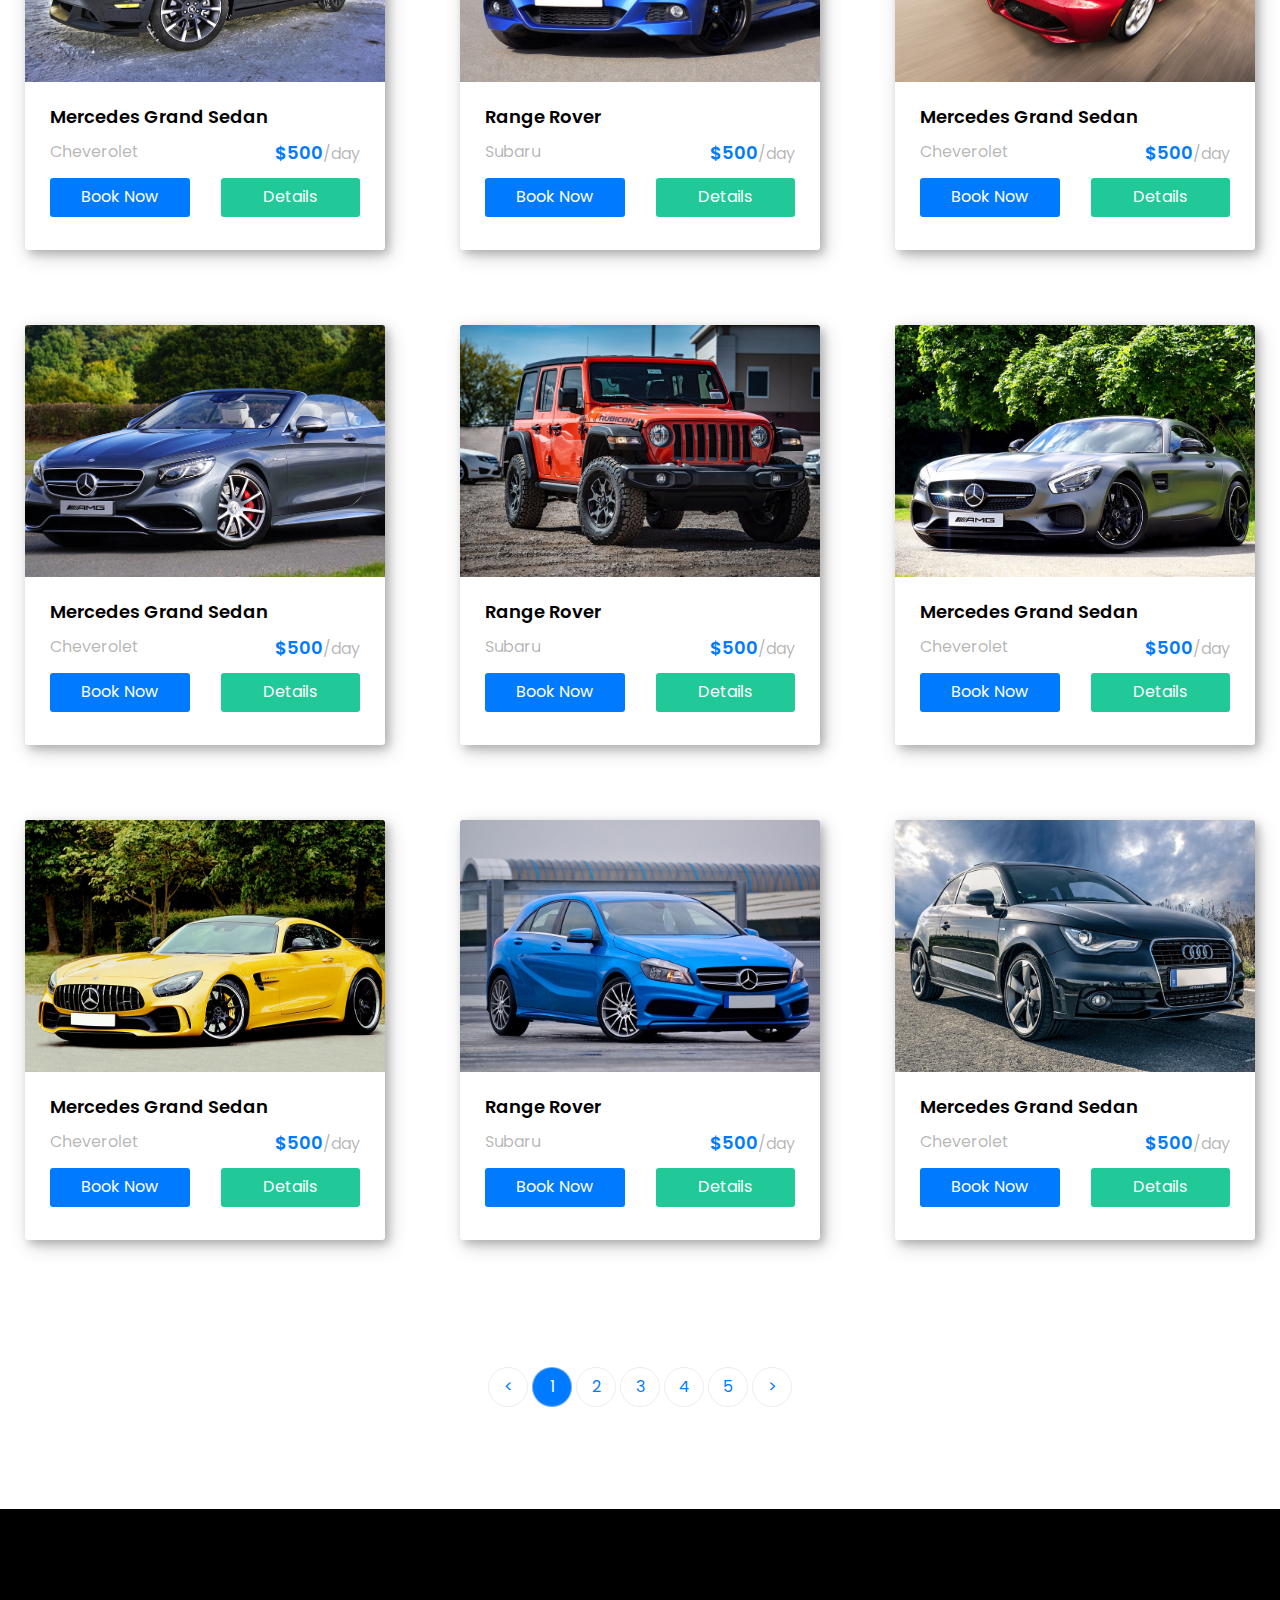
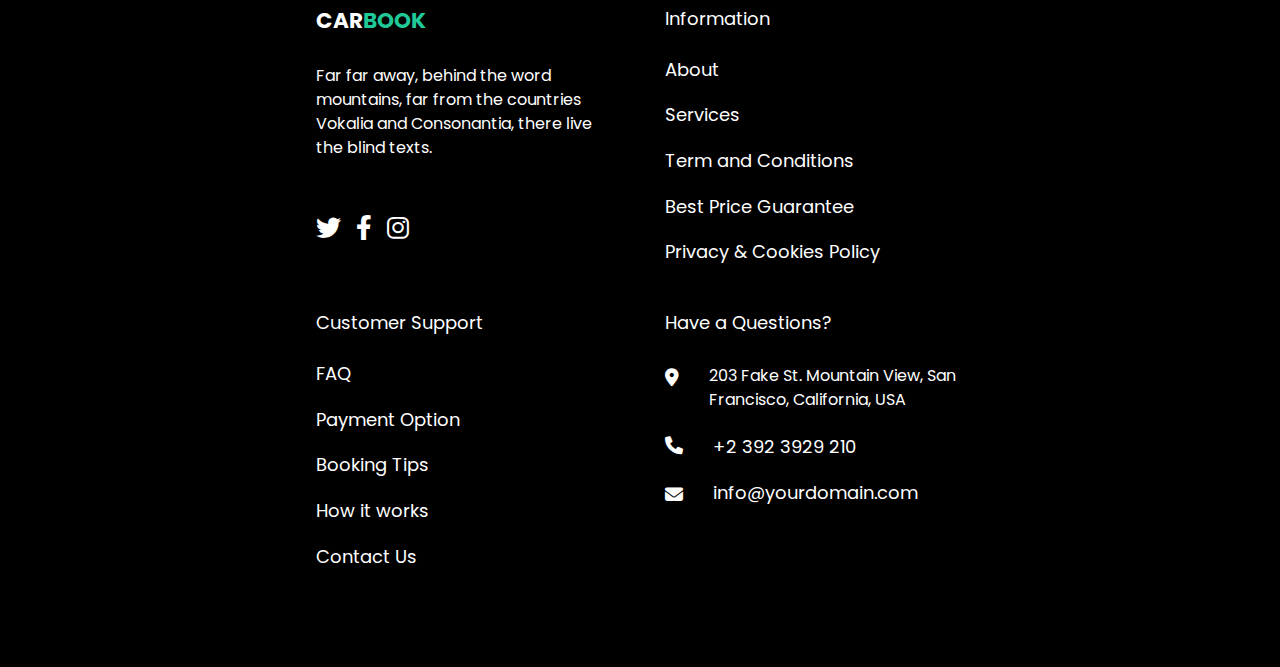
<file: cars.html>
<html lang="en">

<head>
    <meta charset="UTF-8">
    <meta http-equiv="X-UA-Compatible" content="IE=edge">
    <meta name="viewport" content="width=device-width, initial-scale=1.0">
    <title>Cars</title>
    <link rel="stylesheet" href="CSS/Main.css">
    <link rel="preconnect" href="https://fonts.googleapis.com">
    <link rel="stylesheet" href="CSS/normalize.css">
    <link rel="stylesheet" href="CSS/all.min.css">
    <link rel="preconnect" href="https://fonts.gstatic.com" crossorigin>
    <link href="https://fonts.googleapis.com/css2?family=Poppins:wght@300;400;500;600;700;800&display=swap"
        rel="stylesheet">
    <link rel="stylesheet" href="CSS/ionicons.min.css">
    <script src="JS/script.js"></script>

</head>

<body>

    <div class="nav">
        <div class="container">
            <a href="index.html" class="carbook"> CAR<span>BOOK</span></a>

            <button onclick="view()" class="icon"><i class="fa-solid fa-list"> <span> Menu</span></i></button>
            <ul class="bar" id="Bar">
                <li><a href="index.html">Home</a></li>
                <li> <a href="cars.html">Cars</a></li>
                <li> <a href="pricing.html"> Pricing</a></li>
                <li> <a href="about.html">About</a></li>
                <li> <a href="contact.html" style="margin-right: 0;"> Contact</a></li>
            </ul>
        </div>
    </div>

    <div class="photo4">
        <div>
        </div>
    </div>





    <div class="cars">
        <div class="car-cont">
            <div class="car">
                <a href=""><div class="img" style="background-image: url(images/car-1.jpg);"></div></a>
                <div class="price">
                    <p class="brand" style="font-size: large;">Mercedes Grand Sedan</p>
                    <div class="book-price">
                        <p>Cheverolet</p>
                        <p><span style="color: #007bff; font-size: large; font-weight: 600;">$500</span>/day</p>    
                    </div>
                    <div class="book-inf">
                        <a class="blu" href="" style="background-color: #007bff; border-radius: 3px;">Book Now</a>
                        <a class="gren" href="" style="background-color: #20c997; border-radius: 3px;">Details</a>
                    </div>
                </div>
            </div>

            <div class="car">
                <a href=""><div class="img" style="background-image: url(images/car-2.jpg);"></div></a>
                <div class="price">
                    <p class="brand" style="font-size: large;">Range Rover</p>
                    <div class="book-price">
                        <p>Subaru</p>
                        <p><span style="color: #007bff; font-size: large; font-weight: 600;">$500</span>/day</p>
                    </div>
                    <div class="book-inf">
                        <a class="blu" href="" style="background-color: #007bff; border-radius: 3px;">Book Now</a>
                        <a class="gren" href="" style="background-color: #20c997; border-radius: 3px;">Details</a>
                    </div>
                </div>
            </div>

            <div class="car">
                <a href=""><div class="img" style="background-image: url(images/car-3.jpg);"></div></a>
                <div class="price">
                    <p class="brand" style="font-size: large;">Mercedes Grand Sedan</p>
                    <div class="book-price">
                        <p>Cheverolet</p>
                        <p><span style="color: #007bff; font-size: large; font-weight: 600;">$500</span>/day</p>
                    </div>
                    <div class="book-inf">
                        <a class="blu" href="" style="background-color: #007bff; border-radius: 3px;">Book Now</a>
                        <a class="gren" href="" style="background-color: #20c997; border-radius: 3px;">Details</a>
                    </div>
                </div>
            </div>

            <div class="car">
                <a href=""><div class="img" style="background-image: url(images/car-4.jpg);"></div></a>
                <div class="price">
                    <p class="brand" style="font-size: large;">Mercedes Grand Sedan</p>
                    <div class="book-price">
                        <p>Cheverolet</p>
                        <p><span style="color: #007bff; font-size: large; font-weight: 600;">$500</span>/day</p>
                    </div>
                    <div class="book-inf">
                        <a class="blu" href="" style="background-color: #007bff; border-radius: 3px;">Book Now</a>
                        <a class="gren" href="" style="background-color: #20c997; border-radius: 3px;">Details</a>
                    </div>
                </div>
            </div>

            <div class="car">
                <a href=""><div class="img" style="background-image: url(images/car-5.jpg);"></div></a>
                <div class="price">
                    <p class="brand" style="font-size: large;">Range Rover</p>
                    <div class="book-price">
                        <p>Subaru</p>
                        <p><span style="color: #007bff; font-size: large; font-weight: 600;">$500</span>/day</p>
                    </div>
                    <div class="book-inf">
                        <a class="blu" href="" style="background-color: #007bff; border-radius: 3px;">Book Now</a>
                        <a class="gren" href="" style="background-color: #20c997; border-radius: 3px;">Details</a>
                    </div>
                </div>
            </div>

            <div class="car">
                <a href=""><div class="img" style="background-image: url(images/car-6.jpg);"></div></a>
                <div class="price">
                    <p class="brand" style="font-size: large;">Mercedes Grand Sedan</p>
                    <div class="book-price">
                        <p>Cheverolet</p>
                        <p><span style="color: #007bff; font-size: large; font-weight: 600;">$500</span>/day</p>
                    </div>
                    <div class="book-inf">
                        <a class="blu" href="" style="background-color: #007bff; border-radius: 3px;">Book Now</a>
                        <a class="gren" href="" style="background-color: #20c997; border-radius: 3px;">Details</a>
                    </div>
                </div>
            </div>

            <div class="car">
                <a href=""><div class="img" style="background-image: url(images/car-7.jpg);"></div></a>
                <div class="price">
                    <p class="brand" style="font-size: large;">Mercedes Grand Sedan</p>
                    <div class="book-price">
                        <p>Cheverolet</p>
                        <p><span style="color: #007bff; font-size: large; font-weight: 600;">$500</span>/day</p>
                    </div>
                    <div class="book-inf">
                        <a class="blu" href="" style="background-color: #007bff; border-radius: 3px;">Book Now</a>
                        <a class="gren" href="" style="background-color: #20c997; border-radius: 3px;">Details</a>
                    </div>
                </div>
            </div>

            <div class="car">
                <a href=""><div class="img" style="background-image: url(images/car-8.jpg);"></div></a>
                <div class="price">
                    <p class="brand" style="font-size: large;">Range Rover</p>
                    <div class="book-price">
                        <p>Subaru</p>
                        <p><span style="color: #007bff; font-size: large; font-weight: 600;">$500</span>/day</p>
                    </div>
                    <div class="book-inf">
                        <a class="blu" href="" style="background-color: #007bff; border-radius: 3px;">Book Now</a>
                        <a class="gren" href="" style="background-color: #20c997; border-radius: 3px;">Details</a>
                    </div>
                </div>
            </div>

            <div class="car">
                <a href=""><div class="img" style="background-image: url(images/car-9.jpg);"></div></a>
                <div class="price">
                    <p class="brand" style="font-size: large;">Mercedes Grand Sedan</p>
                    <div class="book-price">
                        <p>Cheverolet</p>
                        <p><span style="color: #007bff; font-size: large; font-weight: 600;">$500</span>/day</p>
                    </div>
                    <div class="book-inf">
                        <a class="blu" href="" style="background-color: #007bff; border-radius: 3px;">Book Now</a>
                        <a class="gren" href="" style="background-color: #20c997; border-radius: 3px;">Details</a>
                    </div>
                </div>
            </div>

            <div class="car">
                <a href=""><div class="img" style="background-image: url(images/car-10.jpg);"></div></a>
                <div class="price">
                    <p class="brand" style="font-size: large;">Mercedes Grand Sedan</p>
                    <div class="book-price">
                        <p>Cheverolet</p>
                        <p><span style="color: #007bff; font-size: large; font-weight: 600;">$500</span>/day</p>
                    </div>
                    <div class="book-inf">
                        <a class="blu" href="" style="background-color: #007bff; border-radius: 3px;">Book Now</a>
                        <a class="gren" href="" style="background-color: #20c997; border-radius: 3px;">Details</a>
                    </div>
                </div>
            </div>

            <div class="car">
                <a href=""><div class="img" style="background-image: url(images/car-11.jpg);"></div></a>
                <div class="price">
                    <p class="brand" style="font-size: large;">Range Rover</p>
                    <div class="book-price">
                        <p>Subaru</p>
                        <p><span style="color: #007bff; font-size: large; font-weight: 600;">$500</span>/day</p>
                    </div>
                    <div class="book-inf">
                        <a class="blu" href="" style="background-color: #007bff; border-radius: 3px;">Book Now</a>
                        <a class="gren" href="" style="background-color: #20c997; border-radius: 3px;">Details</a>
                    </div>
                </div>
            </div>

            <div class="car">
                <a href=""><div class="img" style="background-image: url(images/car-12.jpg);"></div></a>
                <div class="price">
                    <p class="brand" style="font-size: large;">Mercedes Grand Sedan</p>
                    <div class="book-price">
                        <p>Cheverolet</p>
                        <p><span style="color: #007bff; font-size: large; font-weight: 600;">$500</span>/day</p>
                    </div>
                    <div class="book-inf">
                        <a class="blu" href="" style="background-color: #007bff; border-radius: 3px;">Book Now</a>
                        <a class="gren" href="" style="background-color: #20c997; border-radius: 3px;">Details</a>
                    </div>
                </div>
            </div>

        </div>
    </div>


    <ul class="numbers">
        <a href="" ><li><</li></a>
        <a href=""><li class="num_active">1</li></a>
        <a href=""><li>2</li></a>
        <a href=""><li>3</li></a>
        <a href=""><li>4</li></a>
        <a href=""><li>5</li></a>
        <a href=""><li>></li></a>
    </ul>








    <div class="end">
        <div class="end-container">
            <div class="end-item">
                <a href="" class="carbook2">CAR<span>BOOK</span></a>
                <div class="end-tex">
                    <p>Far far away, behind the word mountains, far from the countries Vokalia and Consonantia,
                        there live the blind texts.</p>
                    <div class="end-icons">
                        <a href=""><i class="fa-brands fa-twitter"></i></a>
                        <a href=""><i class="fa-brands fa-facebook-f"></i></a>
                        <a href=""><i class="fa-brands fa-instagram"></i></a>
                    </div>
                </div>
            </div>

            <div class="end-item">
                <p>Information</p>
                <div class="end-tex">
                    <a href="" style="margin-top: 0;">About</a>
                    <a href="">Services</a>
                    <a href="">Term and Conditions</a>
                    <a href="">Best Price Guarantee</a>
                    <a href="">Privacy & Cookies Policy</a>
                </div>
            </div>

            <div class="end-item">
                <p>Customer Support</p>
                <div class="end-tex">
                    <a href="" style="margin-top: 0;">FAQ</a>
                    <a href="">Payment Option</a>
                    <a href="">Booking Tips</a>
                    <a href="">How it works</a>
                    <a href="">Contact Us</a>
                </div>
            </div>

            <div class="end-item">
                <p>Have a Questions?</p>
                <div class="end-tex">
                    <div class="q">
                        <a style="margin: 0;" href=""> <i style="margin-top: 4px;" class="fa-solid fa-location-dot"></i>
                        </a>
                        <p>203 Fake St. Mountain View, San Francisco, California, USA</p>
                    </div>
                    <div class="q">
                        <a style="margin: 0;" href=""> <i style="margin-top: 24px;" class="fa-solid fa-phone"></i>
                        </a>
                        <a href="">+2 392 3929 210</a>
                    </div>
                    <div class="q">
                        <a style="margin: 0;" href=""> <i style="margin-top: 27px;" class="fa-solid fa-envelope"></i>
                        </a>
                        <a href="">info@yourdomain.com</a>
                    </div>
                </div>
            </div>
        </div>
    </div>
</file>
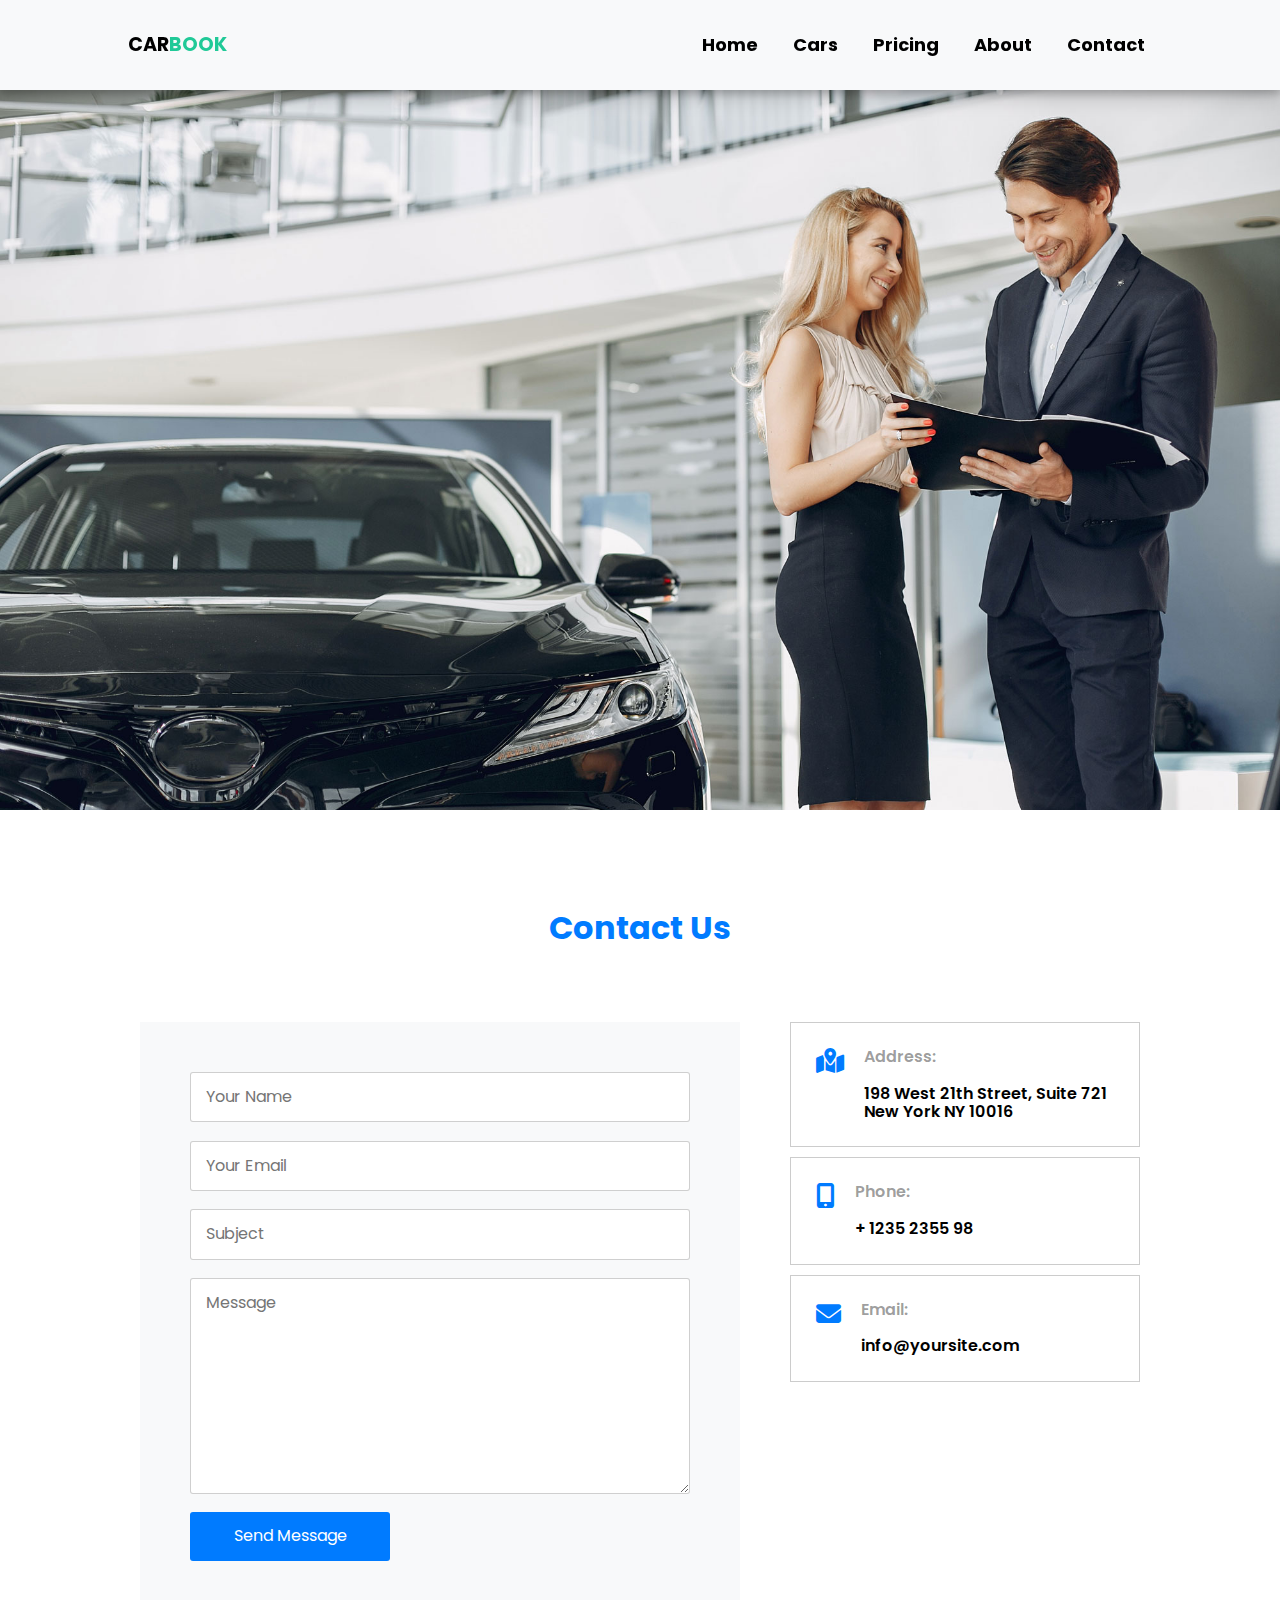
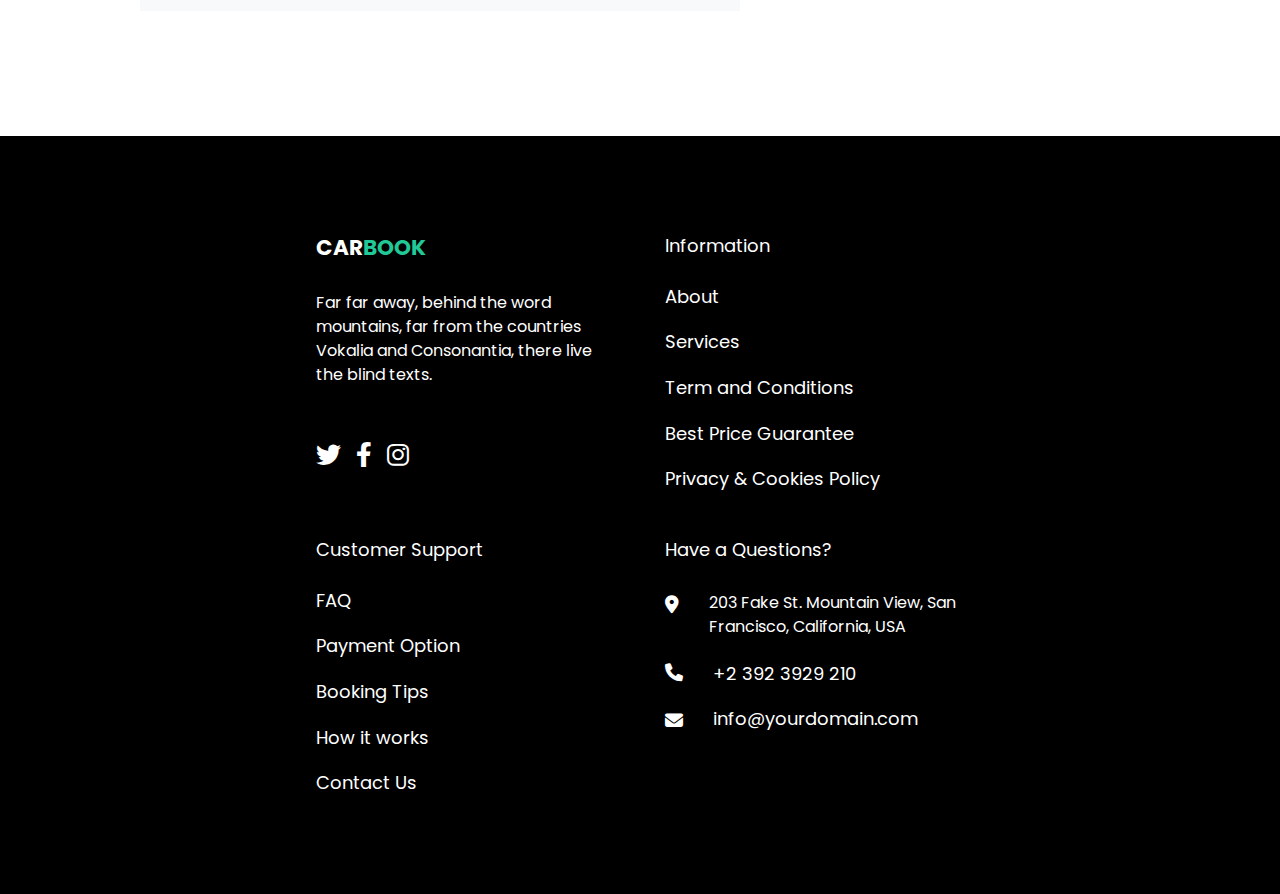
<file: contact.html>
<html lang="en">

<head>
    <meta charset="UTF-8">
    <meta http-equiv="X-UA-Compatible" content="IE=edge">
    <meta name="viewport" content="width=device-width, initial-scale=1.0">
    <title>Cars</title>
    <link rel="stylesheet" href="CSS/Main.css">
    <link rel="preconnect" href="https://fonts.googleapis.com">
    <link rel="stylesheet" href="CSS/normalize.css">
    <link rel="stylesheet" href="CSS/all.min.css">
    <link rel="preconnect" href="https://fonts.gstatic.com" crossorigin>
    <link href="https://fonts.googleapis.com/css2?family=Poppins:wght@300;400;500;600;700;800&display=swap"
        rel="stylesheet">
    <link rel="stylesheet" href="CSS/ionicons.min.css">
    <script src="JS/script.js"></script>

</head>

<body>

        <div class="nav">
            <div class="container">
                <a href="index.html" class="carbook"> CAR<span>BOOK</span></a>

                <button onclick="view()" class="icon"><i class="fa-solid fa-list"> <span> Menu</span></i></button>
                <ul class="bar" id="Bar">
                    <li><a href="index.html">Home</a></li>
                    <li> <a href="cars.html">Cars</a></li>
                    <li> <a href="pricing.html"> Pricing</a></li>
                    <li> <a href="about.html">About</a></li>
                    <li> <a href="contact.html" style="margin-right: 0;"> Contact</a></li>
                </ul>
            </div>
        </div>

        <div class="photo2">
            <div>
            </div>
        </div>







        <div class="contact">
            <h1 style="color: #007bff;">Contact Us</h1>
            <div class="contact-container">
                <div class="cont-form">
                    <form action="" autocomplete="off">
                        <input type="text" name="name"  placeholder="Your Name" required> <br>
                        <input type="text" name="email" placeholder="Your Email" required> <br>
                        <input type="text" name="subject" placeholder="Subject" required> <br>
                        <textarea name="message" id="message" cols="30" rows="10" placeholder="Message" required></textarea> <br>
                        <input type="submit" name="submit" value="Send Message">
                    </form>
                </div>
                <div class="cont-inf">
                    <div class="st-inf">
                        <i class="fa-solid fa-map-location-dot"></i>
                        <div>
                            <p style="color: rgba(0, 0, 0, 0.4) ;">Address:</p><br>
                            <p>198 West 21th Street, Suite 721 New York NY 10016</p>
                        </div>
                    </div>
                    <div class="st-inf" style="margin-top: 10px;">
                        <i class="fa-solid fa-mobile-screen-button"></i>
                        <div>
                            <p style="color: rgba(0, 0, 0, 0.4) ;">Phone:</p><br>
                            <a href="">+ 1235 2355 98</a>
                        </div>
                    </div>
                    <div class="st-inf" style="margin-top: 10px;">
                        <i class="fa-solid fa-envelope"></i>
                        <div>
                            <p style="color: rgba(0, 0, 0, 0.4) ;">Email:</p><br>
                            <a href="">info@yoursite.com</a>
                        </div>
                    </div>
                </div>
            </div>
        </div>












        <div class="end">
            <div class="end-container">
                <div class="end-item">
                    <a href="" class="carbook2">CAR<span>BOOK</span></a>
                    <div class="end-tex">
                        <p>Far far away, behind the word mountains, far from the countries Vokalia and Consonantia,
                            there live the blind texts.</p>
                        <div class="end-icons">
                            <a href=""><i class="fa-brands fa-twitter"></i></a>
                            <a href=""><i class="fa-brands fa-facebook-f"></i></a>
                            <a href=""><i class="fa-brands fa-instagram"></i></a>
                        </div>
                    </div>
                </div>

                <div class="end-item">
                    <p>Information</p>
                    <div class="end-tex">
                        <a href="" style="margin-top: 0;">About</a>
                        <a href="">Services</a>
                        <a href="">Term and Conditions</a>
                        <a href="">Best Price Guarantee</a>
                        <a href="">Privacy & Cookies Policy</a>
                    </div>
                </div>

                <div class="end-item">
                    <p>Customer Support</p>
                    <div class="end-tex">
                        <a href="" style="margin-top: 0;">FAQ</a>
                        <a href="">Payment Option</a>
                        <a href="">Booking Tips</a>
                        <a href="">How it works</a>
                        <a href="">Contact Us</a>
                    </div>
                </div>

                <div class="end-item">
                    <p>Have a Questions?</p>
                    <div class="end-tex">
                        <div class="q">
                            <a style="margin: 0;" href=""> <i style="margin-top: 4px;"
                                    class="fa-solid fa-location-dot"></i> </a>
                            <p>203 Fake St. Mountain View, San Francisco, California, USA</p>
                        </div>
                        <div class="q">
                            <a style="margin: 0;" href=""> <i style="margin-top: 24px;" class="fa-solid fa-phone"></i>
                            </a>
                            <a href="">+2 392 3929 210</a>
                        </div>
                        <div class="q">
                            <a style="margin: 0;" href=""> <i style="margin-top: 27px;"
                                    class="fa-solid fa-envelope"></i> </a>
                            <a href="">info@yourdomain.com</a>
                        </div>
                    </div>
                </div>
            </div>
        </div>
</file>
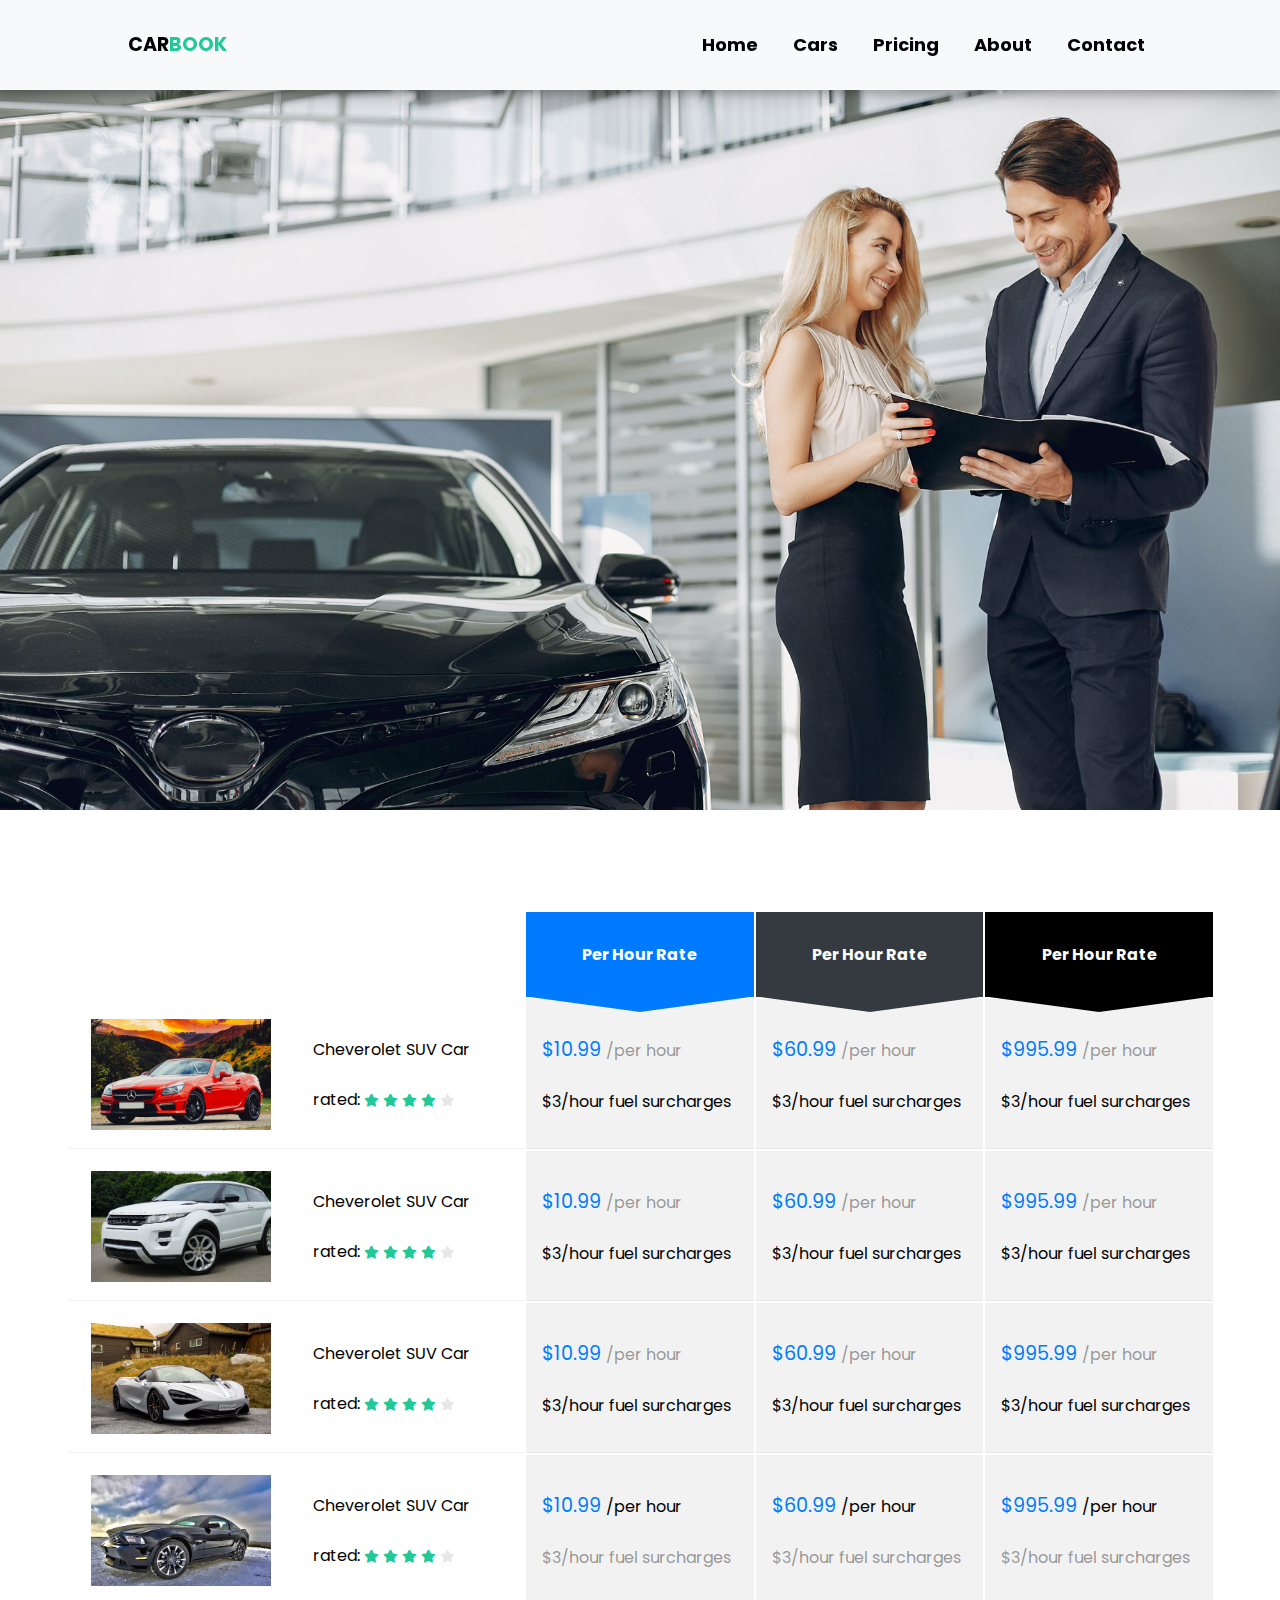
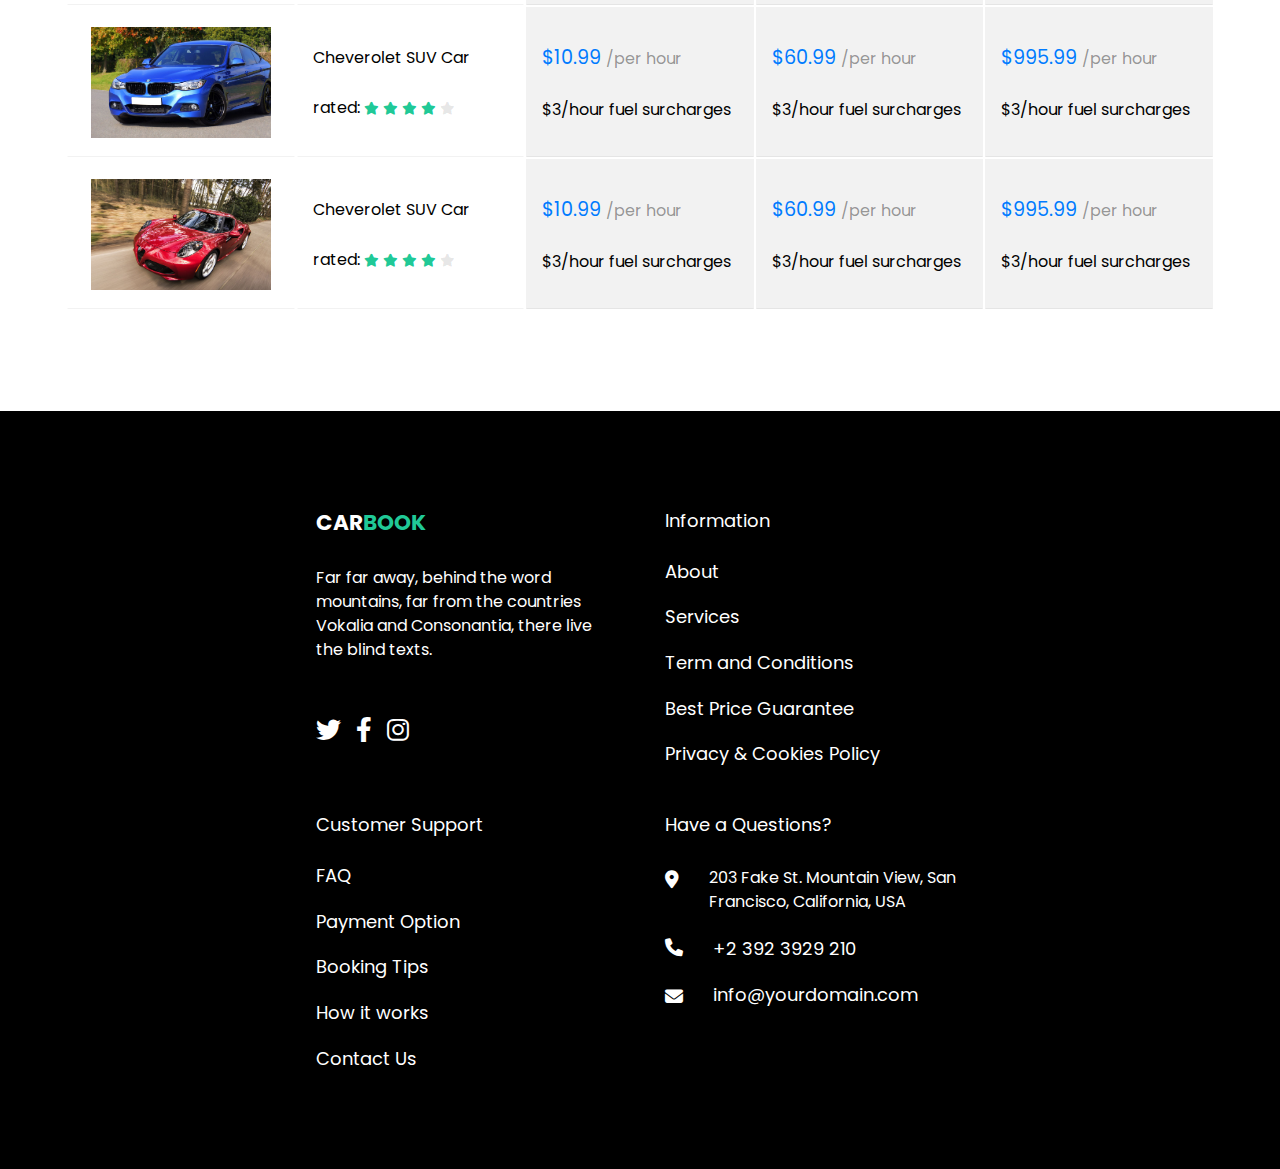
<file: pricing.html>
<html lang="en">

<head>
    <meta charset="UTF-8">
    <meta http-equiv="X-UA-Compatible" content="IE=edge">
    <meta name="viewport" content="width=device-width, initial-scale=1.0">
    <title>Cars</title>
    <link rel="stylesheet" href="CSS/Main.css">
    <link rel="preconnect" href="https://fonts.googleapis.com">
    <link rel="stylesheet" href="CSS/normalize.css">
    <link rel="stylesheet" href="CSS/all.min.css">
    <link rel="preconnect" href="https://fonts.gstatic.com" crossorigin>
    <link href="https://fonts.googleapis.com/css2?family=Poppins:wght@300;400;500;600;700;800&display=swap"
        rel="stylesheet">
    <link rel="stylesheet" href="CSS/ionicons.min.css">
    <script src="JS/script.js"></script>

</head>

<body>

    <div class="nav">
        <div class="container">
            <a href="index.html" class="carbook"> CAR<span>BOOK</span></a>

            <button onclick="view()" class="icon"><i class="fa-solid fa-list"> <span> Menu</span></i></button>
            <ul class="bar" id="Bar">
                <li><a href="index.html">Home</a></li>
                <li> <a href="cars.html">Cars</a></li>
                <li> <a href="pricing.html"> Pricing</a></li>
                <li> <a href="about.html">About</a></li>
                <li> <a href="contact.html" style="margin-right: 0;"> Contact</a></li>
            </ul>
        </div>
    </div>

    <div class="photo2">
        <div>
        </div>
    </div>









    <div class="pricing">

        <table>
            <colgroup>
            <col span="2" >
            <col span="3" style="background-color: rgba(0, 0, 0, 0.05);" class="td-tab">
            </colgroup>
            <tr>
                <th></th>
                <th></th>
                <th class="hour"></th>
                <th class="day">Per Day Rate</th>
                <th class="leasing">Leasing</th>
            </tr>

            <tr>
                <td class="t-first">
                    <div class="t-img" style="background-image: url(images/car-1.jpg);"></div>
                </td>
                <td>
                    <div class="t-rate">
                        <p>Cheverolet SUV Car</p>
                        <br>
                        <p>rated: 
                            <i class="fa-solid fa-star"></i>
                            <i class="fa-solid fa-star"></i>
                            <i class="fa-solid fa-star"></i>
                            <i class="fa-solid fa-star"></i>
                            <i class="fa-solid fa-star" style="color: rgba(0, 0, 0, 0.1);"></i>
                        </p>
                    </div>
                </td>
                <td>
                    <div class="t-rate">
                        <p style="color: rgba(0, 0, 0, 0.4);" ><span style="font-size:larger ; color: #007bff;">$10.99 </span>/per hour</p>
                        <br>
                        <p >$3/hour fuel surcharges</p>
                    </div>
                </td>
                <td>
                    <div class="t-rate">
                        <p style="color: rgba(0, 0, 0, 0.4);" ><span style="font-size:larger ; color: #007bff;">$60.99 </span>/per hour</p>
                        <br>
                        <p >$3/hour fuel surcharges</p>
                    </div>
                </td>
                <td>
                    <div class="t-rate">
                        <p style="color: rgba(0, 0, 0, 0.4);" ><span style="font-size:larger ; color: #007bff;">$995.99 </span>/per hour</p>
                        <br>
                        <p >$3/hour fuel surcharges</p>
                    </div>
                </td>

            </tr>

            <tr>
                <td class="t-first">
                    <div class="t-img" style="background-image: url(images/car-2.jpg);"></div>
                </td>
                <td>
                    <div class="t-rate">
                        <p>Cheverolet SUV Car</p>
                        <br>
                        <p>rated: 
                            <i class="fa-solid fa-star"></i>
                            <i class="fa-solid fa-star"></i>
                            <i class="fa-solid fa-star"></i>
                            <i class="fa-solid fa-star"></i>
                            <i class="fa-solid fa-star" style="color: rgba(0, 0, 0, 0.1);"></i>
                        </p>
                    </div>
                </td>
                <td>
                    <div class="t-rate">
                        <p style="color: rgba(0, 0, 0, 0.4);" ><span style="font-size:larger ; color: #007bff;">$10.99 </span>/per hour</p>
                        <br>
                        <p >$3/hour fuel surcharges</p>
                    </div>
                </td>
                <td>
                    <div class="t-rate">
                        <p  style="color: rgba(0, 0, 0, 0.4);"><span style="font-size:larger ; color: #007bff;">$60.99 </span>/per hour</p>
                        <br>
                        <p >$3/hour fuel surcharges</p>
                    </div>
                </td>
                <td>
                    <div class="t-rate">
                        <p style="color: rgba(0, 0, 0, 0.4);" ><span style="font-size:larger ; color: #007bff;">$995.99 </span>/per hour</p>
                        <br>
                        <p >$3/hour fuel surcharges</p>
                    </div>
                </td>

            </tr>

            <tr>
                <td class="t-first">
                    <div class="t-img" style="background-image: url(images/car-3.jpg);"></div>
                </td>
                <td>
                    <div class="t-rate">
                        <p>Cheverolet SUV Car</p>
                        <br>
                        <p>rated: 
                            <i class="fa-solid fa-star"></i>
                            <i class="fa-solid fa-star"></i>
                            <i class="fa-solid fa-star"></i>
                            <i class="fa-solid fa-star"></i>
                            <i class="fa-solid fa-star" style="color: rgba(0, 0, 0, 0.1);"></i>
                        </p>
                    </div>
                </td>
                <td>
                    <div class="t-rate">
                        <p  style="color: rgba(0, 0, 0, 0.4);"><span style="font-size:larger ; color: #007bff;">$10.99 </span>/per hour</p>
                        <br>
                        <p >$3/hour fuel surcharges</p>
                    </div>
                </td>
                <td>
                    <div class="t-rate">
                        <p  style="color: rgba(0, 0, 0, 0.4);"><span style="font-size:larger ; color: #007bff;">$60.99 </span>/per hour</p>
                        <br>
                        <p >$3/hour fuel surcharges</p>
                    </div>
                </td>
                <td>
                    <div class="t-rate">
                        <p  style="color: rgba(0, 0, 0, 0.4);"><span style="font-size:larger ; color: #007bff;">$995.99 </span>/per hour</p>
                        <br>
                        <p >$3/hour fuel surcharges</p>
                    </div>
                </td>

            </tr>


            <tr>
                <td class="t-first">
                    <div class="t-img" style="background-image: url(images/car-4.jpg);"></div>
                </td>
                <td>
                    <div class="t-rate">
                        <p>Cheverolet SUV Car</p>
                        <br>
                        <p>rated: 
                            <i class="fa-solid fa-star"></i>
                            <i class="fa-solid fa-star"></i>
                            <i class="fa-solid fa-star"></i>
                            <i class="fa-solid fa-star"></i>
                            <i class="fa-solid fa-star" style="color: rgba(0, 0, 0, 0.1);"></i>
                        </p>
                    </div>
                </td>
                <td>
                    <div class="t-rate">
                        <p ><span style="font-size:larger ; color: #007bff;">$10.99 </span>/per hour</p>
                        <br>
                        <p style="color: rgba(0, 0, 0, 0.4);" >$3/hour fuel surcharges</p>
                    </div>
                </td>
                <td>
                    <div class="t-rate">
                        <p ><span style="font-size:larger ; color: #007bff;">$60.99 </span>/per hour</p>
                        <br>
                        <p style="color: rgba(0, 0, 0, 0.4);" >$3/hour fuel surcharges</p>
                    </div>
                </td>
                <td>
                    <div class="t-rate">
                        <p ><span style="font-size:larger ; color: #007bff;">$995.99 </span>/per hour</p>
                        <br>
                        <p style="color: rgba(0, 0, 0, 0.4);" >$3/hour fuel surcharges</p>
                    </div>
                </td>

            </tr>



            <tr>
                <td class="t-first">
                    <div class="t-img" style="background-image: url(images/car-5.jpg);"></div>
                </td>
                <td>
                    <div class="t-rate">
                        <p>Cheverolet SUV Car</p>
                        <br>
                        <p>rated: 
                            <i class="fa-solid fa-star"></i>
                            <i class="fa-solid fa-star"></i>
                            <i class="fa-solid fa-star"></i>
                            <i class="fa-solid fa-star"></i>
                            <i class="fa-solid fa-star" style="color: rgba(0, 0, 0, 0.1);"></i>
                        </p>
                    </div>
                </td>
                <td>
                    <div class="t-rate">
                        <p style="color: rgba(0, 0, 0, 0.4);" ><span style="font-size:larger ; color: #007bff;">$10.99 </span>/per hour</p>
                        <br>
                        <p >$3/hour fuel surcharges</p>
                    </div>
                </td>
                <td>
                    <div class="t-rate">
                        <p style="color: rgba(0, 0, 0, 0.4);" ><span style="font-size:larger ; color: #007bff;">$60.99 </span>/per hour</p>
                        <br>
                        <p >$3/hour fuel surcharges</p>
                    </div>
                </td>
                <td>
                    <div class="t-rate">
                        <p style="color: rgba(0, 0, 0, 0.4);" ><span style="font-size:larger ; color: #007bff;">$995.99 </span>/per hour</p>
                        <br>
                        <p >$3/hour fuel surcharges</p>
                    </div>
                </td>

            </tr>



            <tr>
                <td class="t-first">
                    <div class="t-img" style="background-image: url(images/car-6.jpg);"></div>
                </td>
                <td>
                    <div class="t-rate">
                        <p>Cheverolet SUV Car</p>
                        <br>
                        <p>rated: 
                            <i class="fa-solid fa-star"></i>
                            <i class="fa-solid fa-star"></i>
                            <i class="fa-solid fa-star"></i>
                            <i class="fa-solid fa-star"></i>
                            <i class="fa-solid fa-star" style="color: rgba(0, 0, 0, 0.1);"></i>
                        </p>
                    </div>
                </td>
                <td>
                    <div class="t-rate">
                        <p style="color: rgba(0, 0, 0, 0.4);" ><span style="font-size:larger ; color: #007bff;">$10.99 </span>/per hour</p>
                        <br>
                        <p >$3/hour fuel surcharges</p>
                    </div>
                </td>
                <td>
                    <div class="t-rate">
                        <p style="color: rgba(0, 0, 0, 0.4);" ><span style="font-size:larger ; color: #007bff;">$60.99 </span>/per hour</p>
                        <br>
                        <p >$3/hour fuel surcharges</p>
                    </div>
                </td>
                <td>
                    <div class="t-rate">
                        <p style="color: rgba(0, 0, 0, 0.4);" ><span style="font-size:larger ; color: #007bff;">$995.99 </span>/per hour</p>
                        <br>
                        <p >$3/hour fuel surcharges</p>
                    </div>
                </td>

            </tr>


        </table>

    </div>














    <div class="end">
        <div class="end-container">
            <div class="end-item">
                <a href="" class="carbook2">CAR<span>BOOK</span></a>
                <div class="end-tex">
                    <p>Far far away, behind the word mountains, far from the countries Vokalia and Consonantia,
                        there live the blind texts.</p>
                    <div class="end-icons">
                        <a href=""><i class="fa-brands fa-twitter"></i></a>
                        <a href=""><i class="fa-brands fa-facebook-f"></i></a>
                        <a href=""><i class="fa-brands fa-instagram"></i></a>
                    </div>
                </div>
            </div>

            <div class="end-item">
                <p>Information</p>
                <div class="end-tex">
                    <a href="" style="margin-top: 0;">About</a>
                    <a href="">Services</a>
                    <a href="">Term and Conditions</a>
                    <a href="">Best Price Guarantee</a>
                    <a href="">Privacy & Cookies Policy</a>
                </div>
            </div>

            <div class="end-item">
                <p>Customer Support</p>
                <div class="end-tex">
                    <a href="" style="margin-top: 0;">FAQ</a>
                    <a href="">Payment Option</a>
                    <a href="">Booking Tips</a>
                    <a href="">How it works</a>
                    <a href="">Contact Us</a>
                </div>
            </div>

            <div class="end-item">
                <p>Have a Questions?</p>
                <div class="end-tex">
                    <div class="q">
                        <a style="margin: 0;" href=""> <i style="margin-top: 4px;" class="fa-solid fa-location-dot"></i>
                        </a>
                        <p>203 Fake St. Mountain View, San Francisco, California, USA</p>
                    </div>
                    <div class="q">
                        <a style="margin: 0;" href=""> <i style="margin-top: 24px;" class="fa-solid fa-phone"></i>
                        </a>
                        <a href="">+2 392 3929 210</a>
                    </div>
                    <div class="q">
                        <a style="margin: 0;" href=""> <i style="margin-top: 27px;" class="fa-solid fa-envelope"></i>
                        </a>
                        <a href="">info@yourdomain.com</a>
                    </div>
                </div>
            </div>
        </div>
    </div>
</file>
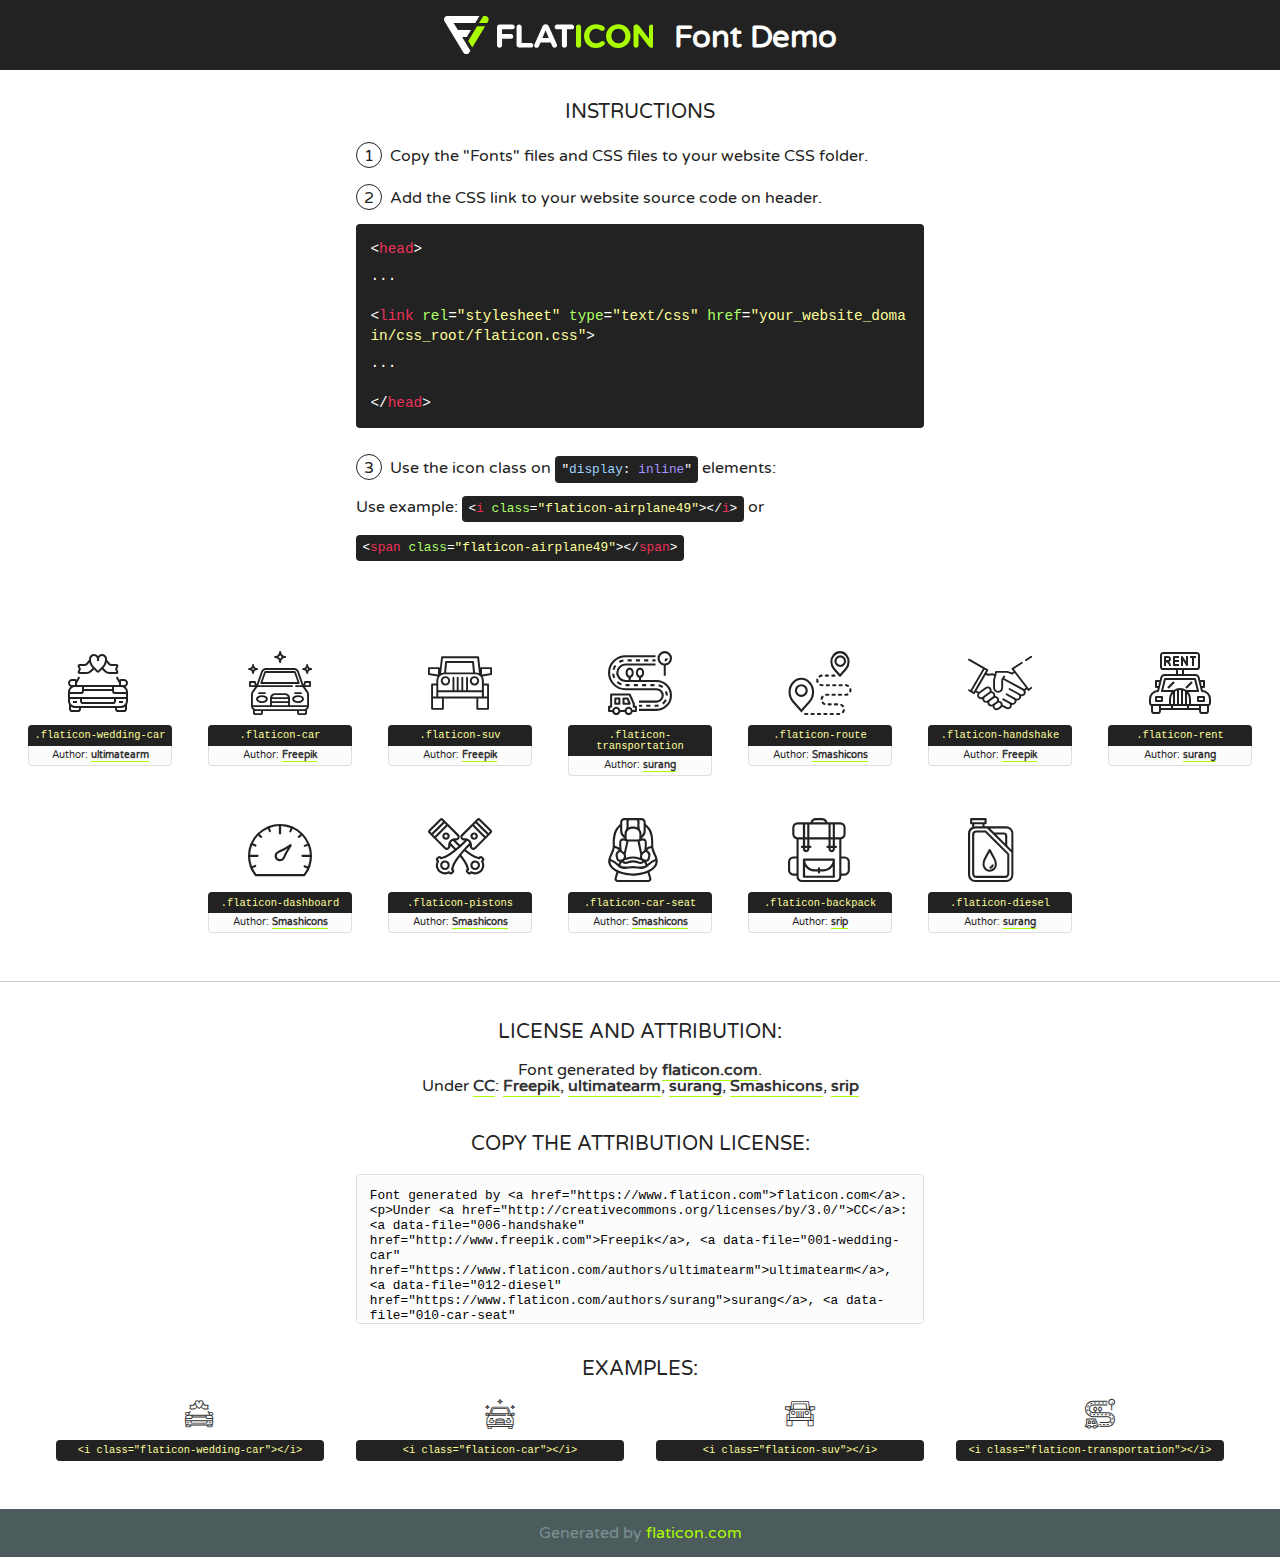
<file: fonts/flaticon/font/flaticon.html>
<!DOCTYPE html>
<!--
  Flaticon icon font: Flaticon
  Creation date: 29/10/2019 06:11
-->
<html>
<!DOCTYPE html>
<html>

<head>
    <title>Flaticon WebFont</title>
    <link href="http://fonts.googleapis.com/css?family=Varela+Round" rel="stylesheet" type="text/css" />
    <link rel="stylesheet" type="text/css" href="flaticon.css">
    <meta charset="UTF-8">
    <style>
    html, body, div, span, applet, object, iframe,
    h1, h2, h3, h4, h5, h6, p, blockquote, pre,
    a, abbr, acronym, address, big, cite, code,
    del, dfn, em, img, ins, kbd, q, s, samp,
    small, strike, strong, sub, sup, tt, var,
    b, u, i, center,
    dl, dt, dd, ol, ul, li,
    fieldset, form, label, legend,
    table, caption, tbody, tfoot, thead, tr, th, td,
    article, aside, canvas, details, embed, 
    figure, figcaption, footer, header, hgroup, 
    menu, nav, output, ruby, section, summary,
    time, mark, audio, video {
        margin: 0;
        padding: 0;
        border: 0;
        font-size: 100%;
        font: inherit;
        vertical-align: baseline;
    }
    /* HTML5 display-role reset for older browsers */
    article, aside, details, figcaption, figure, 
    footer, header, hgroup, menu, nav, section {
        display: block;
    }
    body {
        line-height: 1;
    }
    ol, ul {
        list-style: none;
    }
    blockquote, q {
        quotes: none;
    }
    blockquote:before, blockquote:after,
    q:before, q:after {
        content: '';
        content: none;
    }
    table {
        border-collapse: collapse;
        border-spacing: 0;
    }
    body {
        font-family: 'Varela Round', Helvetica, Arial, sans-serif;
        font-size: 16px;
        color: #222;
    }
    a {
        color: #333;
        border-bottom: 1px solid #a9fd00;
        font-weight: bold;
        text-decoration: none;
    }
    * {
        -moz-box-sizing: border-box;
        -webkit-box-sizing: border-box;
        box-sizing: border-box;
        margin: 0;
        padding: 0;
    }
    [class^="flaticon-"]:before, [class*=" flaticon-"]:before, [class^="flaticon-"]:after, [class*=" flaticon-"]:after {
        font-family: Flaticon;
        font-size: 30px;
        font-style: normal;
        margin-left: 20px;
        color: #333;
    }
    .wrapper {
        max-width: 600px;
        margin: auto;
        padding: 0 1em;
    }
    .title {
        font-size: 1.25em;
        text-align: center;
        margin-bottom: 1em;
        text-transform: uppercase;
    }
    header {
        text-align: center;
        background-color: #222;
        color: #fff;
        padding: 1em;
    }
    header .logo {
        width: 210px;
        height: 38px;
        display: inline-block;
        vertical-align: middle;
        margin-right: 1em;
        border: none;
    }
    header strong {
        font-size: 1.95em;
        font-weight: bold;
        vertical-align: middle;
        margin-top: 5px;
        display: inline-block;
    }
    .demo {
        margin: 2em auto;
        line-height: 1.25em;
    }
    .demo ul li {
        margin-bottom: 1em;
    }
    .demo ul li .num {
        color: #222;
        border-radius: 20px;
        display: inline-block;
        width: 26px;
        padding: 3px;
        height: 26px;
        text-align: center;
        margin-right: 0.5em;
        border: 1px solid #222;
    }
    .demo ul li code {
        background-color: #222;
        border-radius: 4px;
        padding: 0.25em 0.5em;
        display: inline-block;
        color: #fff;
        font-family: Consolas,Monaco,Lucida Console,Liberation Mono,DejaVu Sans Mono,Bitstream Vera Sans Mono,Courier New, monospace;
        font-weight: lighter;
        margin-top: 1em;
        font-size: 0.8em;
        word-break: break-all;
    }
    .demo ul li code.big {
        padding: 1em;
        font-size: 0.9em;
    }
    .demo ul li code .red {
        color: #EF3159;
    }
    .demo ul li code .green {
        color: #ACFF65;
    }
    .demo ul li code .yellow {
        color: #FFFF99;
    }
    .demo ul li code .blue {
        color: #99D3FF;
    }
    .demo ul li code .purple {
        color: #A295FF;
    }
    .demo ul li code .dots {
        margin-top: 0.5em;
        display: block;
    }
    #glyphs {
        border-bottom: 1px solid #ccc;
        padding: 2em 0;
        text-align: center;
    }
    .glyph {
        display: inline-block;
        width: 9em;
        margin: 1em;
        text-align: center;
        vertical-align: top;
        background: #FFF;
    }
    .glyph .glyph-icon {
        padding: 10px;
        display: block;
        font-family:"Flaticon";
        font-size: 64px;
        line-height: 1;
    }
    .glyph .glyph-icon:before {
        font-size: 64px;
        color: #222;
        margin-left: 0;
    }
    .class-name {
        font-size: 0.65em;
        background-color: #222;
        color: #fff;
        border-radius: 4px 4px 0 0;
        padding: 0.5em;
        color: #FFFF99;
        font-family: Consolas,Monaco,Lucida Console,Liberation Mono,DejaVu Sans Mono,Bitstream Vera Sans Mono,Courier New, monospace;
    }
    .author-name {
        font-size: 0.6em;
        background-color: #fcfcfd;
        border: 1px solid #DEDEE4;
        border-top: 0;
        border-radius: 0 0 4px 4px;
        padding: 0.5em;
    }
    .class-name:last-child {
        font-size: 10px;
        color:#888;
    }
    .class-name:last-child a {
        font-size: 10px;
        color:#555;
    }
    .class-name:last-child a:hover {
        color:#a9fd00;
    }
    .glyph > input {
        display: block;
        width: 100px;
        margin: 5px auto;
        text-align: center;
        font-size: 12px;
        cursor: text;
    }
    .glyph > input.icon-input {
        font-family:"Flaticon";
        font-size: 16px;
        margin-bottom: 10px;
    }
    .attribution .title {
        margin-top: 2em;
    }
    .attribution textarea {
        background-color: #fcfcfd;
        padding: 1em;
        border: none;
        box-shadow: none;
        border: 1px solid #DEDEE4;
        border-radius: 4px;
        resize: none;
        width: 100%;
        height: 150px;
        font-size: 0.8em;
        font-family: Consolas,Monaco,Lucida Console,Liberation Mono,DejaVu Sans Mono,Bitstream Vera Sans Mono,Courier New, monospace;
        -webkit-appearance: none;
    }
    .iconsuse {
        margin: 2em auto;
        text-align: center;
        max-width: 1200px;
    }
    .iconsuse:after {
        content: '';
        display: table;
        clear: both;
    }
    .iconsuse .image {
        float: left;
        width: 25%;
        padding: 0 1em;
    }
    .iconsuse .image p {
        margin-bottom: 1em;
    }
    .iconsuse .image span {
        display: block;
        font-size: 0.65em;
        background-color: #222;
        color: #fff;
        border-radius: 4px;
        padding: 0.5em;
        color: #FFFF99;
        margin-top: 1em;
        font-family: Consolas,Monaco,Lucida Console,Liberation Mono,DejaVu Sans Mono,Bitstream Vera Sans Mono,Courier New, monospace;
    }
    #footer {
        text-align: center;
        background-color: #4C5B5C;
        color: #7c9192;
        padding: 1em;
    }
    #footer a {
        border: none;
        color: #a9fd00;
        font-weight: normal;
    }
    @media (max-width: 960px) {
        .iconsuse .image {
            width: 50%;
        }
    }
    @media (max-width: 560px) {
        .iconsuse .image {
            width: 100%;
        }
    }
    </style>
</head>

<body class="characters-off">

    <header>
        <a href="https://www.flaticon.com" target="_blank" class="logo">
            <svg version="1.1" xmlns="http://www.w3.org/2000/svg" xmlns:xlink="http://www.w3.org/1999/xlink" xmlns:a="http://ns.adobe.com/AdobeSVGViewerExtensions/3.0/" viewBox="0 0 560.875 102.036" enable-background="new 0 0 560.875 102.036" xml:space="preserve">
                <defs>
                </defs>
                <g>
                    <g class="letters">
                        <path fill="#ffffff" d="M141.596,29.675c0-3.777,2.985-6.767,6.764-6.767h34.438c3.426,0,6.15,2.728,6.15,6.15
                        c0,3.43-2.724,6.149-6.15,6.149h-27.674v13.091h23.719c3.429,0,6.151,2.724,6.151,6.15c0,3.43-2.723,6.149-6.151,6.149h-23.719
                        v17.574c0,3.773-2.986,6.761-6.764,6.761c-3.779,0-6.764-2.989-6.764-6.761V29.675z"></path>
                        <path fill="#ffffff" d="M193.844,29.149c0-3.781,2.985-6.767,6.764-6.767c3.776,0,6.763,2.985,6.763,6.767v42.957h25.039
                        c3.426,0,6.149,2.726,6.149,6.153c0,3.425-2.723,6.15-6.149,6.15h-31.802c-3.779,0-6.764-2.986-6.764-6.768V29.149z"></path>
                        <path fill="#ffffff" d="M241.891,75.71l21.438-48.407c1.492-3.341,4.215-5.357,7.906-5.357h0.792
                        c3.686,0,6.323,2.017,7.815,5.357l21.439,48.407c0.436,0.967,0.701,1.845,0.701,2.723c0,3.602-2.809,6.501-6.414,6.501
                        c-3.161,0-5.269-1.845-6.499-4.655l-4.132-9.661h-27.059l-4.301,10.102c-1.144,2.631-3.426,4.214-6.237,4.214
                        c-3.517,0-6.24-2.81-6.24-6.325C241.1,77.64,241.451,76.677,241.891,75.71z M279.932,58.666l-8.521-20.297l-8.526,20.297H279.932
                        z"></path>
                        <path fill="#ffffff" d="M314.864,35.387H301.86c-3.429,0-6.239-2.813-6.239-6.238c0-3.429,2.811-6.24,6.239-6.24h39.533
                        c3.426,0,6.237,2.811,6.237,6.24c0,3.425-2.811,6.238-6.237,6.238h-13.001v42.785c0,3.773-2.99,6.761-6.764,6.761
                        c-3.779,0-6.764-2.989-6.764-6.761V35.387z"></path>
                        <path fill="#A9FD00" d="M352.615,29.149c0-3.781,2.985-6.767,6.767-6.767c3.774,0,6.761,2.985,6.761,6.767v49.024
                        c0,3.773-2.987,6.761-6.761,6.761c-3.781,0-6.767-2.989-6.767-6.761V29.149z"></path>
                        <path fill="#A9FD00" d="M374.132,53.836v-0.179c0-17.481,13.178-31.801,32.065-31.801c9.22,0,15.459,2.458,20.557,6.238
                        c1.402,1.054,2.637,2.985,2.637,5.357c0,3.692-2.985,6.59-6.681,6.59c-1.845,0-3.071-0.702-4.044-1.319
                        c-3.776-2.813-7.729-4.393-12.562-4.393c-10.364,0-17.831,8.611-17.831,19.154v0.173c0,10.542,7.291,19.329,17.831,19.329
                        c5.715,0,9.492-1.756,13.359-4.834c1.049-0.874,2.458-1.491,4.039-1.491c3.429,0,6.325,2.813,6.325,6.236
                        c0,2.106-1.056,3.78-2.282,4.834c-5.539,4.834-12.036,7.733-21.878,7.733C387.572,85.464,374.132,71.493,374.132,53.836z"></path>
                        <path fill="#A9FD00" d="M433.009,53.836v-0.179c0-17.481,13.79-31.801,32.766-31.801c18.981,0,32.592,14.143,32.592,31.628v0.173
                        c0,17.483-13.785,31.807-32.769,31.807C446.625,85.464,433.009,71.32,433.009,53.836z M484.224,53.836v-0.179
                        c0-10.539-7.725-19.326-18.626-19.326c-10.893,0-18.449,8.611-18.449,19.154v0.173c0,10.542,7.73,19.329,18.626,19.329
                        C476.676,72.986,484.224,64.378,484.224,53.836z"></path>
                        <path fill="#A9FD00" d="M506.233,29.321c0-3.774,2.99-6.763,6.767-6.763h1.401c3.252,0,5.183,1.583,7.029,3.953l26.093,34.265
                        V29.059c0-3.692,2.99-6.677,6.681-6.677c3.683,0,6.671,2.985,6.671,6.677v48.934c0,3.78-2.987,6.765-6.764,6.765h-0.436
                        c-3.257,0-5.188-1.581-7.034-3.953l-27.056-35.492v32.944c0,3.687-2.985,6.676-6.678,6.676c-3.683,0-6.673-2.989-6.673-6.676
                        V29.321z"></path>
                    </g>
                    <g class="insignia">
                        <path fill="#ffffff" d="M48.372,56.137h12.517l11.156-18.537H37.186L25.688,18.539h57.825L94.668,0H9.271
                        C5.925,0,2.842,1.801,1.198,4.716c-1.644,2.907-1.593,6.482,0.134,9.343l50.38,83.501c1.678,2.781,4.689,4.476,7.938,4.476
                        c3.246,0,6.257-1.695,7.935-4.476l2.898-4.804L48.372,56.137z"></path>
                        <g class="i">
                            <path fill="#A9FD00" d="M93.575,18.539h0.031v0.004l21.652,0.004l2.705-4.488c1.727-2.861,1.778-6.436,0.133-9.343
                            C116.454,1.801,113.371,0,110.026,0h-5.294L93.575,18.539z"></path>
                            <polygon fill="#A9FD00" points="88.291,27.356 64.725,66.486 75.519,84.404 109.942,27.356"></polygon>
                        </g>
                    </g>
                </g>
            </svg>
        </a>
        <strong>Font Demo</strong>
    </header>


    <section class="demo wrapper">

        <p class="title">Instructions</p>

        <ul>
            <li>
                <span class="num">1</span>Copy the "Fonts" files and CSS files to your website CSS folder.
            </li>
            <li>
                <span class="num">2</span>Add the CSS link to your website source code on header.
                <code class="big">
                    &lt;<span class="red">head</span>&gt;
                    <br/><span class="dots">...</span>
                    <br/>&lt;<span class="red">link</span> <span class="green">rel</span>=<span class="yellow">"stylesheet"</span> <span class="green">type</span>=<span class="yellow">"text/css"</span> <span class="green">href</span>=<span class="yellow">"your_website_domain/css_root/flaticon.css"</span>&gt;
                    <br/><span class="dots">...</span>
                    <br/>&lt;/<span class="red">head</span>&gt;
                </code>
            </li>

            <li>
                <p>
                    <span class="num">3</span>Use the icon class on <code>"<span class="blue">display</span>:<span class="purple"> inline</span>"</code> elements:
                    <br />
                    Use example: <code>&lt;<span class="red">i</span> <span class="green">class</span>=<span class="yellow">&quot;flaticon-airplane49&quot;</span>&gt;&lt;/<span class="red">i</span>&gt;</code> or <code>&lt;<span class="red">span</span> <span class="green">class</span>=<span class="yellow">&quot;flaticon-airplane49&quot;</span>&gt;&lt;/<span class="red">span</span>&gt;</code>
            </li>
        </ul>

    </section>




   <section id="glyphs">          
    
      
        <div class="glyph"><div class="glyph-icon flaticon-wedding-car"></div>
            <div class="class-name">.flaticon-wedding-car</div>
            <div class="author-name">Author: <a data-file="001-wedding-car" href="https://www.flaticon.com/authors/ultimatearm">ultimatearm</a> </div> 
        </div>        
        
        <div class="glyph"><div class="glyph-icon flaticon-car"></div>
            <div class="class-name">.flaticon-car</div>
            <div class="author-name">Author: <a data-file="002-car" href="http://www.freepik.com">Freepik</a> </div> 
        </div>        
        
        <div class="glyph"><div class="glyph-icon flaticon-suv"></div>
            <div class="class-name">.flaticon-suv</div>
            <div class="author-name">Author: <a data-file="003-suv" href="http://www.freepik.com">Freepik</a> </div> 
        </div>        
        
        <div class="glyph"><div class="glyph-icon flaticon-transportation"></div>
            <div class="class-name">.flaticon-transportation</div>
            <div class="author-name">Author: <a data-file="004-transportation" href="https://www.flaticon.com/authors/surang">surang</a> </div> 
        </div>        
        
        <div class="glyph"><div class="glyph-icon flaticon-route"></div>
            <div class="class-name">.flaticon-route</div>
            <div class="author-name">Author: <a data-file="005-route" href="https://www.flaticon.com/authors/smashicons">Smashicons</a> </div> 
        </div>        
        
        <div class="glyph"><div class="glyph-icon flaticon-handshake"></div>
            <div class="class-name">.flaticon-handshake</div>
            <div class="author-name">Author: <a data-file="006-handshake" href="http://www.freepik.com">Freepik</a> </div> 
        </div>        
        
        <div class="glyph"><div class="glyph-icon flaticon-rent"></div>
            <div class="class-name">.flaticon-rent</div>
            <div class="author-name">Author: <a data-file="007-rent" href="https://www.flaticon.com/authors/surang">surang</a> </div> 
        </div>        
        
        <div class="glyph"><div class="glyph-icon flaticon-dashboard"></div>
            <div class="class-name">.flaticon-dashboard</div>
            <div class="author-name">Author: <a data-file="008-dashboard" href="https://www.flaticon.com/authors/smashicons">Smashicons</a> </div> 
        </div>        
        
        <div class="glyph"><div class="glyph-icon flaticon-pistons"></div>
            <div class="class-name">.flaticon-pistons</div>
            <div class="author-name">Author: <a data-file="009-pistons" href="https://www.flaticon.com/authors/smashicons">Smashicons</a> </div> 
        </div>        
        
        <div class="glyph"><div class="glyph-icon flaticon-car-seat"></div>
            <div class="class-name">.flaticon-car-seat</div>
            <div class="author-name">Author: <a data-file="010-car-seat" href="https://www.flaticon.com/authors/smashicons">Smashicons</a> </div> 
        </div>        
        
        <div class="glyph"><div class="glyph-icon flaticon-backpack"></div>
            <div class="class-name">.flaticon-backpack</div>
            <div class="author-name">Author: <a data-file="011-backpack" href="https://www.flaticon.com/authors/srip">srip</a> </div> 
        </div>        
        
        <div class="glyph"><div class="glyph-icon flaticon-diesel"></div>
            <div class="class-name">.flaticon-diesel</div>
            <div class="author-name">Author: <a data-file="012-diesel" href="https://www.flaticon.com/authors/surang">surang</a> </div> 
        </div>        
        

    </section>



    <section class="attribution wrapper"   style="text-align:center;">

      <div class="title">License and attribution:</div><div class="attrDiv">Font generated by <a href="https://www.flaticon.com">flaticon.com</a>. <div><p>Under <a href="http://creativecommons.org/licenses/by/3.0/">CC</a>: <a data-file="006-handshake" href="http://www.freepik.com">Freepik</a>, <a data-file="001-wedding-car" href="https://www.flaticon.com/authors/ultimatearm">ultimatearm</a>, <a data-file="012-diesel" href="https://www.flaticon.com/authors/surang">surang</a>, <a data-file="010-car-seat" href="https://www.flaticon.com/authors/smashicons">Smashicons</a>, <a data-file="011-backpack" href="https://www.flaticon.com/authors/srip">srip</a></p>  </div>
      </div>
      <div class="title">Copy the Attribution License:</div>

    <textarea onclick="this.focus();this.select();">Font generated by &lt;a href=&quot;https://www.flaticon.com&quot;&gt;flaticon.com&lt;/a&gt;. <p>Under <a href="http://creativecommons.org/licenses/by/3.0/">CC</a>: <a data-file="006-handshake" href="http://www.freepik.com">Freepik</a>, <a data-file="001-wedding-car" href="https://www.flaticon.com/authors/ultimatearm">ultimatearm</a>, <a data-file="012-diesel" href="https://www.flaticon.com/authors/surang">surang</a>, <a data-file="010-car-seat" href="https://www.flaticon.com/authors/smashicons">Smashicons</a>, <a data-file="011-backpack" href="https://www.flaticon.com/authors/srip">srip</a></p>  
     </textarea>

    </section>

    <section class="iconsuse">

          <div class="title">Examples:</div>            
             
            <div class="image">
                <p>
                    <i class="glyph-icon flaticon-wedding-car"></i> 
                    <span>&lt;i class=&quot;flaticon-wedding-car&quot;&gt;&lt;/i&gt;</span>
                </p>
            </div>
            
            <div class="image">
                <p>
                    <i class="glyph-icon flaticon-car"></i> 
                    <span>&lt;i class=&quot;flaticon-car&quot;&gt;&lt;/i&gt;</span>
                </p>
            </div>
            
            <div class="image">
                <p>
                    <i class="glyph-icon flaticon-suv"></i> 
                    <span>&lt;i class=&quot;flaticon-suv&quot;&gt;&lt;/i&gt;</span>
                </p>
            </div>
            
            <div class="image">
                <p>
                    <i class="glyph-icon flaticon-transportation"></i> 
                    <span>&lt;i class=&quot;flaticon-transportation&quot;&gt;&lt;/i&gt;</span>
                </p>
            </div>
                       
        </div>
                            
    </section>

<div id="footer">
    <div>Generated by <a href="https://www.flaticon.com">flaticon.com</a>
    </div>
</div>



</body>
</html>
</file>
<file: CSS/Main.css>
:root {
    --blue: #007bff;
    --indigo: #6610f2;
    --purple: #6f42c1;
    --pink: #e83e8c;
    --red: #dc3545;
    --orange: #fd7e14;
    --yellow: #ffc107;
    --green: #28a745;
    --teal: #20c997;
    --cyan: #17a2b8;
    --white: #fff;
    --gray: #6c757d;
    --gray-dark: #343a40;
    --primary: #007bff;
    --secondary: #6c757d;
    --success: #28a745;
    --info: #17a2b8;
    --warning: #ffc107;
    --danger: #dc3545;
    --light: #f8f9fa;
    --dark: #343a40;
}

* {
    box-sizing: border-box;
    font-family: 'Poppins', sans-serif;
    margin: 0;
    padding: 0;
}

:hover {
    transition: .4s;
    -webkit-transition: .4s;
    -moz-transition: .4s;
    -ms-transition: .4s;
    -o-transition: .4s;
}

a {
    text-decoration: none;
    color: black;
}

html {
    scroll-behavior: smooth;
}

.container {
    position: fixed;
    width: 100%;
    height: 10%;
    background-color: var(--light);
    box-shadow: 0 4px 8px 0 rgba(0, 0, 0, 0.2), 0 6px 20px 0 rgba(0, 0, 0, 0.19);
    display: flex;
    justify-content: space-between;
    align-items: center;
    z-index: 10;
}

.nav {
    height: 10%;
    width: 100%;
}

.nav ul {
    list-style-type: none;
    margin-right: 100px;
    display: flex;
    flex-direction: row;
}

.nav li {
    margin-right: 35px;
    font-weight: bold;
}

.bar a:hover {
    color: var(--teal);

}

.bar a:active {
    color: var(--teal);
}

.bar a {
    font-size: large;
}

.carbook {
    font-weight: bolder;
    font-size: larger;
    margin-left: 10%;
}

.carbook span {
    color: var(--teal);
}

.icon {
    margin-right: 15%;
    display: none;
    background-color: white;
    border: none;
}

.icon:hover {
    cursor: pointer;
}

@media screen and (max-width : 1000px) {
    .nav ul {
        background-color: white;
        position: absolute;
        width: 40%;
        top: 100%;
        right: 0px;
        margin: 0;
        padding: 0px;
        display: flex;
        flex-direction: column;
        text-align: center;
        display: none;

    }

    .nav .bar li {
        width: 100%;
        padding: 20px;
        display: block;

    }

    .icon {
        display: block;
    }
}

.hide {
    display: block !important;
}

.view2 {
    display: flex !important;

}


.photo1 {
    background-image: url(..//images/bg_1.jpg);
}

.photo2 {
    background-image: url(..//images/bg_3.jpg);
    height: 80%;
    width: 100%;
    background-size: cover;
    background-position: 90% 0px;
}

.top {
    width: 100%;
    height: 100%;
    background-size: cover;
    z-index: 1;
    display: flex;
    text-align: center;
    justify-content: center;
    align-items: center;
    color: white;
    position: relative;
}

.top div {
    height: 70%;
}

.top p {
    text-shadow: 4px 4px 8px rgba(0, 0, 0, 0.2), 4px 6px 20px rgba(0, 0, 0, 0.19);
    margin: 10px;
}

.form {
    width: 100%;
    margin: auto;
    height: 65%;
    display: flex;
    justify-content: center;
    align-items: center;
    transform: translate(0, -250px);
    -webkit-transform: translate(0, -250px);
    -moz-transform: translate(0, -250px);
    -ms-transform: translate(0, -250px);
    -o-transform: translate(0, -250px);
    position: relative;

}

.form form {
    width: 400px;
    height: 660px;
    background-color: var(--blue);
    color: white;
    border-radius: 5px;
    padding: 15px;
    -webkit-border-radius: 5px;
    -moz-border-radius: 5px;
    -ms-border-radius: 5px;
    -o-border-radius: 5px;
    box-shadow: 4px 4px 8px rgba(0, 0, 0, 0.2), 4px 6px 20px rgba(0, 0, 0, 0.19);
}

.form .first {
    width: 700px;
    height: 580px;
    background-color: white;
    border-radius: 5px;
    -webkit-border-radius: 5px;
    -moz-border-radius: 5px;
    -ms-border-radius: 5px;
    -o-border-radius: 5px;
    box-shadow: 4px 4px 8px rgba(0, 0, 0, 0.2), 4px 6px 20px rgba(0, 0, 0, 0.19);
}

.form fieldset {
    border-color: white;
    height: 100%;
    padding: 10px;
}

.form legend {
    font-size: larger;
    font-weight: bold;
}

.input-div{
    position: relative;
}

.input-div.success input{
    border: 3px solid var(--teal);

}
.input-div.error input{
    border: 3px solid #d21300d9;
    
}
.input-div.success i.fa-check-circle{
    visibility: visible;
    color: var(--teal);
}
.input-div.error i.fa-exclamation-circle{
    visibility: visible;
    color: #d21300d9;
}

.input-div i{
    position: absolute;
    right: 10px; top: 30px;
    visibility: hidden;
}


.input-div small {
	color: #d21300d9;
	position: absolute;
    width: 100%;
	bottom: 0;
	left: 0;
	visibility: hidden;
}


.input-div.error small {
	visibility: visible;
    font-weight: 600;
}

.form input,.form button {
    color: var(--blue);
    background-color: var(--white);
    border: rgba(255, 255, 255, 0.3) solid 1px;
    outline: none;
    width: 100%;
    padding: 10px;
    height: 35px;
    border-radius: 3px;
    -webkit-border-radius: 3px;
    -moz-border-radius: 3px;
    -ms-border-radius: 3px;
    -o-border-radius: 3px;
}

.form button {
    background-color: var(--teal);
    color: white;
    border: none;
    border-radius: 3px;
    -webkit-border-radius: 3px;
    -moz-border-radius: 3px;
    -ms-border-radius: 3px;
    -o-border-radius: 3px;
}

.form button:hover {
    background-color: white;
    color: var(--teal);
    cursor: pointer;
    box-shadow: 4px 4px 8px rgba(0, 0, 0, 0.2), 4px 6px 20px rgba(0, 0, 0, 0.19);
    transition: .4s;
    -webkit-transition: .4s;
    -moz-transition: .4s;
    -ms-transition: .4s;
    -o-transition: .4s;
}

.form select {
    color: var(--blue);
    outline: none;
    border: solid 1px rgba(255, 255, 255, 0.3);
    cursor: pointer;
    border-radius: 2px;
    -webkit-border-radius: 2px;
    -moz-border-radius: 2px;
    -ms-border-radius: 2px;
    -o-border-radius: 2px;
}


legend::selection {
    background-color: white;
    color: var(--blue);
}

.form input::selection {
    background-color: var(--blue);
    color: white;
}

@media screen and (max-width : 1150px) {
    .form .first {
        width: 600px;
    }

    .form form {
        width: 370px;
    }

    .tex {
        width: 400px;
    }

    .photo {
        width: 400px;
    }

}

@media screen and (max-width : 1000px) {

    .form {
        flex-direction: column;
        height: 1100px;
    }

    .form .first {
        height: 450px;
        width: 600px;
    }

}

@media screen and (max-width : 600px) {
    .form {
        flex-direction: column;
        height: 1200px;
    }

    .form .first {
        height: 450px;
        width: 100%;
    }


}

@media screen and (max-width : 400px) {
    .form {
        flex-direction: column;
        height: 1100px;
    }

    .form form {
        width: 100%;
    }

    .form .first {
        height: 450px;
        width: 100%;
    }
}

.first {
    display: flex;
    align-items: center;
    justify-content: center;
}

.first .inf {
    width: 80%;
    height: 70%;
    display: flex;
    flex-direction: column;
    justify-content: space-between;

}

.inf .p {
    font-size: 30px;
    font-weight: 600;
}

.inf .res {
    padding: 20px;
    background-color: #007bff;
    width: 300px;
    color: white;
    border-radius: 3px;
    border: none;
    text-align: center;
    cursor: pointer;
    max-width: 100%;
}

.inf .res::selection {
    background-color: white;
    color: var(--blue);
}


.circles {
    display: flex;
    justify-content: space-between;
    font-size: 50px;
}

.circles p {
    font-size: small;
    font-weight: 600;
    color: black;
}

.circles i {
    display: block;
    text-align: center;
    width: 100px;
    color: #007bff;
}

.res:hover {
    background-color: white;
    box-shadow: 4px 4px 8px rgba(0, 0, 0, 0.2), 4px 6px 20px rgba(0, 0, 0, 0.19);
    color: #007bff;
}

.middle {
    width: 100%;
    height: 80%;
    margin: auto;
    box-shadow: 4px 4px 8px rgba(0, 0, 0, 0.2), 4px 6px 20px rgba(0, 0, 0, 0.19);
    color: white;
    position: relative;
    display: flex;
    justify-content: center;
    align-items: center;
}

.about {
    height: 100%;
    width: 65%;
    background-color: var(--teal);
    position: absolute;
    right: 0;
    display: flex;
    align-items: center;
}

.photo {
    width: 550px;
    height: 100%;
    background-image: url(..//images/about.jpg);
    background-size: cover;
    background-position: center center;
    margin-right: 50px;
}

.photo3 {
    background-image: url(..//images/carnew.jpg);
    height: 80%;
    width: 100%;
    background-size: cover;
    background-position: 50% 0px;
}

.a-t {
    display: flex;
    width: 1100px;
    height: 550px;
    position: absolute;
    z-index: 5;

}

.tex {
    width: 500px;
    height: 100%;
    display: flex;
    flex-direction: column;
    justify-content: space-between;
}

.tex p {
    font-size: large;
}

.tex span:hover {
    background-color: white;
    color: #007bff;
    transition: .4s;
    -webkit-transition: .4s;
    -moz-transition: .4s;
    -ms-transition: .4s;
    -o-transition: .4s;
}

.tex span {
    display: block;
    padding: 20px;
    background-color: #007bff;
    width: 200px;
    text-align: center;
    border-radius: 3px;
    -webkit-border-radius: 3px;
    -moz-border-radius: 3px;
    -ms-border-radius: 3px;
    -o-border-radius: 3px;
}

.tex a {
    width: 200px;
}

@media screen and (max-width : 1150px) {
    .a-t {
        width: 900px;
    }

    .tex {
        width: 400px;
    }

    .photo {
        width: 400px;
    }

}

@media screen and (max-width : 1200px) {
    .about {
        width: 0%;
    }

    .middle {
        background-color: var(--teal);
        height: 1200px;
    }

    .a-t {
        width: 80%;
        height: 1200px;
        flex-direction: column;
        align-items: center;
    }

    .tex {

        width: 90%;
        height: 550px;
        margin-top: 20px;
    }

    .photo {
        width: 90%;
        margin: 0;
        height: 550px;
        margin-top: 20px;
    }

}

@media screen and (max-width : 550px) {
    .photo {
        height: 300px;
    }

    .tex {
        height: calc(100% - (400px));
    }

    .end {
        padding-left: 0 !important;
        padding-right: 0 !important;
    }

}



.lServices {
    margin-top: 100px;
    margin-bottom: 100px;
    display: flex;
    flex-direction: column;
    align-items: center;
    justify-content: center;

}

.lServices h1 {
    margin-bottom: 75px;
}

.ser_cont {
    display: flex;
    align-items: center;

}

.ser_icon {
    display: flex;
    flex-direction: column;
    align-items: center;
    margin-right: 25px;
    margin-left: 25px;
}

.ser_icon h6 {
    margin-top: 15px;
}

.ser_icon p {
    margin-top: 15px;
}

.lServices p,
.lServices h6 {
    font-size: medium;
    text-align: center;
}

@media screen and (max-width : 400px) {



    h1 {
        font-size: large !important;
    }

    h2,
    h4,
    p 
    {
        font-size: medium !important;
    }

}


.earn {
    position: relative;
    width: 100%;
    height: 40%;
    overflow: hidden;
    color: var(--white);
    text-shadow: 4px 4px 8px rgba(0, 0, 0, 0.2), 4px 6px 20px rgba(0, 0, 0, 0.19);
    z-index: 0;
}

.earn .imag {
    position: absolute;
    width: 70%;
    height: 100%;
    right: 0;
    background-image: url(..//images/about.jpg);
    background-size: cover;
}

.earn strong {

    display: flex;
    font-size: 30px;
    justify-content: center;
    align-items: center;
    position: absolute;
    right: 40%;
    width: 50%;
    height: 100%;
    z-index: 3;
}


.green {
    position: absolute;
    top: -120px;
    left: -5%;
    bottom: -120px;
    width: 40%;
    content: '';
    z-index: 3;
    background: var(--teal);
    transform: rotate(15deg);
    -webkit-transform: rotate(15deg);
    -moz-transform: rotate(15deg);
    -ms-transform: rotate(15deg);
    -o-transform: rotate(15deg);
}


@media screen and (max-width : 850px) {
    .green {
        display: none;
    }

    .earn .imag {
        width: 100%;
    }
}

.clients {
    display: flex;
    justify-content: center;
    align-items: center;
    width: 100%;

}

.client img {
    width: 150px;
    height: 150px;
    border-radius: 50%;
    -webkit-border-radius: 50%;
    -moz-border-radius: 50%;
    -ms-border-radius: 50%;
    -o-border-radius: 50%;
}

.client {
    display: flex;
    flex-direction: column;
    justify-content: space-between;
    align-items: center;
    width: 300px;
    height: 450px;
    margin-right: 25px;
    margin-left: 25px;
    padding: 25px;
    box-shadow: 4px 4px 8px rgba(0, 0, 0, 0.2), 4px 6px 20px rgba(0, 0, 0, 0.19);

}

.client h3 {
    color: var(--blue);
}

.client a:hover {
    opacity: .7;
    transform: rotate(3deg) scale(1.2, 1.2);
    -webkit-transform: rotate(3deg) scale(1.2, 1.2);
    -moz-transform: rotate(3deg) scale(1.2, 1.2);
    -ms-transform: rotate(3deg) scale(1.2, 1.2);
    -o-transform: rotate(3deg) scale(1.2, 1.2);
}

.exp {
    width: 100%;
    box-shadow: 4px 4px 8px rgba(0, 0, 0, 0.2), 4px 6px 20px rgba(0, 0, 0, 0.19);

}

.exp_contain {
    margin: auto;
    width: 60%;

    display: flex;
    justify-content: center;
    align-items: center;
}

.exp_text strong {
    font-size: 60px;
    color: #007bff;
    font-weight: normal;
}

.exp_text {
    height: 200px;
    margin-right: 50px;
    display: flex;
    align-items: center;
}

.exp_text span {
    margin-left: 10px;
}

@media screen and (max-width:1050px) {
    .exp_contain {
        width: 100% !important;
        flex-direction: column !important;
    }

    .clients {
        flex-direction: column !important;
    }

    .client {
        margin: 0 !important;
        margin-top: 50px !important;
        margin-bottom: 50px !important;
    }

    .exp_text {
        margin: 0 !important;
        width: 200px;
    }

    .ser_cont {
        flex-direction: column !important;
        width: 100%;
    }

    .ser_icon {
        margin: 25px 0 25px 0;
        width: 300px;
    }
}


.end {
    background-color: black;
    width: 100%;
    color: white !important;
    padding: 100px;
}

.end-container {
    margin: auto;
    width: 60%;
    gap: 50px;
    display: grid;
    grid-template-columns: repeat(auto-fill, minmax(200px, 1fr));
}

.end-item {
    display: flex;
    flex-direction: column;
    font-size: large;
}

.end-tex {
    display: flex;
    flex-direction: column;
    margin-top: 30px;

}

.end-tex a {
    margin-top: 25px;
}

.end-tex p {
    font-size: medium;
    line-height: 1.5;
}

.end-icons {
    margin-top: 30px;
    display: flex;
}

.end-icons i {
    font-size: 25px;
    margin-right: 15px;
}

.carbook2 {
    font-weight: bolder;
    font-size: larger;
    color: white;
}

.carbook2 span {
    color: var(--teal);
}

.end-item a {
    color: white;
}

.q {
    display: flex;

}

.q i {
    margin-right: 30px;
}


.contact {
    width: 100%;
    margin-top: 100px;
    margin-bottom: 100px;
    text-align: center;
}

.contact-container {
    margin: auto;
    display: flex;
    justify-content: center;
    margin-top: 50px;
}

.cont-form {
    margin: 25px;
    background-color: var(--light);
    padding: 25px;
    width: 600px;
}

.cont-form form {
    margin: 25px;
    display: flex;
    flex-direction: column;
}

.cont-form input {
    padding: 15px;
    border: solid 1px rgb(0, 0, 0, .19);
    border-radius: 3px;
    -webkit-border-radius: 3px;
    -moz-border-radius: 3px;
    -ms-border-radius: 3px;
    -o-border-radius: 3px;
}

.cont-form textarea {
    padding: 15px;
    border: solid 1px rgb(0, 0, 0, .19);
    border-radius: 3px;
    -webkit-border-radius: 3px;
    -moz-border-radius: 3px;
    -ms-border-radius: 3px;
    -o-border-radius: 3px;
}

.cont-form input[type=submit] {
    width: 200px;
    background-color: var(--blue);
    color: white;
    border: none;

}

.cont-form input[type=submit]:hover {
    background-color: white;
    color: #007bff;
    box-shadow: 4px 4px 8px rgba(0, 0, 0, 0.2), 4px 6px 20px rgba(0, 0, 0, 0.19);
    transition: .4s;
    -webkit-transition: .4s;
    -moz-transition: .4s;
    -ms-transition: .4s;
    -o-transition: .4s;
    cursor: pointer;
}

.st-inf i {
    color: #007bff;
    font-size: 25px;
    margin-right: 20px;
}

.st-inf p,
.st-inf a {
    font-weight: 600;
}

.st-inf {
    display: flex;
    justify-content: flex-start;
    text-align: left;
    padding: 25px;
    border: solid 1px rgba(0, 0, 0, 0.2);
}

.cont-inf {
    margin: 25px;
    width: 350px;
}

@media screen and (max-width:1000px) {
    .contact-container {
        width: 100%;
        flex-direction: column;
        justify-content: center;
        align-items: center;
    }
}

@media screen and (max-width:650px) {
    .cont-form {
        width: 90%;
    }

    .cont-inf {
        width: 90%;
    }
}

@media screen and (max-width:500px) {
    .cont-form {
        padding: 0;
    }

    .cont-form {
        width: 100%;
    }

    .cont-inf {
        width: 100%;
    }
}



.cars {
    width: 100%;
    margin-top: 100px;
    margin-bottom: 100px;

}

.car-cont {
    display: grid;
    grid-template-columns: repeat(auto-fill, minmax(370px, 1fr));
    gap: 25px;

    width: 100%;
    margin: auto;

}

.car {

    height: 420px;
    margin: 25px;
    box-shadow: 4px 4px 8px rgba(0, 0, 0, 0.2), 4px 6px 20px rgba(0, 0, 0, 0.19);
    border-radius: 3px;
    -webkit-border-radius: 3px;
    -moz-border-radius: 3px;
    -ms-border-radius: 3px;
    -o-border-radius: 3px;
    overflow: hidden;
}

.car .img {
    width: 100%;
    height: 60%;
    background-size: cover;
    background-position: 20%;
    transition: .5s !important;
    -webkit-transition: .5s !important;
    -moz-transition: .5s !important;
    -ms-transition: .5s !important;
    -o-transition: .5s !important;
}

.price {
    margin: 25px;
    display: flex;
    flex-direction: column;
    justify-content: space-between;
}

.brand {
    font-weight: 600;
}

.book-price {
    display: flex;
    justify-content: space-between;
    color: rgba(0, 0, 0, 0.3);
    margin-top: 15px;
    margin-bottom: 15px;
}

.book-inf {
    display: flex;
    justify-content: space-between;
}

.book-inf a {
    display: block;
    width: 45%;
    text-align: center;
    padding: 10px;
    color: white;
}

.blu:hover {
    box-shadow: 4px 4px 8px rgba(0, 0, 0, 0.2), 4px 6px 20px rgba(0, 0, 0, 0.19);
    background-color: white !important;
    color: #007bff !important;
}

.gren:hover {
    box-shadow: 4px 4px 8px rgba(0, 0, 0, 0.2), 4px 6px 20px rgba(0, 0, 0, 0.19);
    background-color: white !important;
    color: var(--teal) !important;
}
.car .img:hover{
    opacity: .7;
    transform: scale(1.06, 1.06);
    -webkit-transform: scale(1.06, 1.06);
    -moz-transform: scale(1.06, 1.06);
    -ms-transform: scale(1.06, 1.06);
    -o-transform: scale(1.06, 1.06);
    cursor: pointer;
}

@media screen and (max-width:380px) {
    .car {
        margin: 25px 10px 25px 10px;
        height: auto;
        min-height: 450px;
    }

    .car-cont {
        grid-template-columns: auto;
    }
}


.numbers{
    list-style-type: none;
    width: 100%;
    display: flex;
    justify-content: center;
    align-items: center;
    margin-bottom: 100px;
}

.numbers a{
    color: #007bff;
}
.numbers li{
    width: 40px;
    height: 40px;
    border: solid 1px #d9d9d980 ;
    display: flex;
    justify-content: center;
    align-items: center;
    border-radius: 50%;
    -webkit-border-radius: 50%;
    -moz-border-radius: 50%;
    -ms-border-radius: 50%;
    -o-border-radius: 50%;
    transition: .2s;
    -webkit-transition: .2s;
    -moz-transition: .2s;
    -ms-transition: .2s;
    -o-transition: .2s;
    margin: 2px;
}
.numbers li:hover{
    opacity: .7;
    box-shadow: 4px 4px 8px rgba(0, 0, 0, 0.2), 4px 6px 20px rgba(0, 0, 0, 0.19);

}
.num_active{
    background-color: #007bff;
    color: white;
}


.photo4{
    background-image: url(..//images/cars.jpg);
    height: 80%;
    width: 100%;
    background-size: cover;
    background-position: 50% 0px;
}



.pricing{
    margin: 100px auto 100px auto;
    overflow: scroll;
    
}
.pricing table{
    margin: auto;
    min-width: 1150px;

}

td{
    width: 225px;
    height: 150px;
    border: solid 1px transparent;
    border-bottom-color: rgba(0, 0, 0, 0.05);
}



.t-img{
    width: 80%;
    height: 75%;
    margin: auto;
    background-size: cover;
}

.t-rate{
    display: flex;
    flex-direction: column;
    justify-content: center;
    margin: 15px;
}


.t-rate i{
    color: var(--teal);
    font-size: small;
}



.hour, .day, .leasing{
    height: 85px;
    position: relative;

}



.hour::after{
    content: "Per Hour Rate";
    position: absolute;
    background-color: #007bff;
    width: 100%;
    height: 100%;
    top: 0; left: 0;
    display: flex;
    justify-content: center;
    align-items: center;
    color: white;
}

.hour::before{
    position: absolute;
    bottom: -15px;
    left: 0;
    right: 0;
    content: '';
    width: 0;
    height: 0;
    border-style: solid;
    border-width: 15px 110px 0px 110px;
    border-color: #007bff transparent transparent transparent;
    margin: 0 auto;
    z-index: 1;

}



.day::after{
    content: "Per Hour Rate";
    position: absolute;
    background-color: #343a40 !important;
    width: 100%;
    height: 100%;
    top: 0; left: 0;
    display: flex;
    justify-content: center;
    align-items: center;
    color: white;
}

.day::before{
    position: absolute;
    bottom: -15px;
    left: 0;
    right: 0;
    content: '';
    width: 0;
    height: 0;
    border-style: solid;
    border-width: 15px 110px 0px 110px;
    border-color: #343a40 transparent transparent transparent;
    margin: 0 auto;
    z-index: 1;

}




.leasing::after{
    content: "Per Hour Rate";
    position: absolute;
    background-color: #000000;
    width: 100%;
    height: 100%;
    top: 0; left: 0;
    display: flex;
    justify-content: center;
    align-items: center;
    color: white;
}

.leasing::before{
    position: absolute;
    bottom: -15px;
    left: 0;
    right: 0;
    content: '';
    width: 0;
    height: 0;
    border-style: solid;
    border-width: 15px 110px 0px 110px;
    border-color: #000000 transparent transparent transparent;
    margin: 0 auto;
    z-index: 1;

}

.td-tab{
    position: relative;
}

.td-tab::after{
    content: '';
    position: absolute;
    width: 100%; height: 100%;
    background-color: var(--teal);
    top: 0; left: 0;
    z-index: 3;
}




.t-img:hover{
    transform:  scale(1.1, 1.1);
    -webkit-transform:  scale(1.1, 1.1);
    -moz-transform:  scale(1.1, 1.1);
    -ms-transform:  scale(1.1, 1.1);
    -o-transform:  scale(1.1, 1.1);
    opacity: .7;
}


.t-img{
    transition: .4s;
    -webkit-transition: .4s;
    -moz-transition: .4s;
    -ms-transition: .4s;
    -o-transition: .4s;
}
</file>
<file: fonts/flaticon/font/flaticon.css>
/*
  	Flaticon icon font: Flaticon
  	Creation date: 29/10/2019 06:11
  	*/

@font-face {
  font-family: "Flaticon";
  src: url("./Flaticon.eot");
  src: url("./Flaticon.eot?#iefix") format("embedded-opentype"),
       url("./Flaticon.woff2") format("woff2"),
       url("./Flaticon.woff") format("woff"),
       url("./Flaticon.ttf") format("truetype"),
       url("./Flaticon.svg#Flaticon") format("svg");
  font-weight: normal;
  font-style: normal;
}

@media screen and (-webkit-min-device-pixel-ratio:0) {
  @font-face {
    font-family: "Flaticon";
    src: url("./Flaticon.svg#Flaticon") format("svg");
  }
}

[class^="flaticon-"]:before, [class*=" flaticon-"]:before,
[class^="flaticon-"]:after, [class*=" flaticon-"]:after {   
  font-family: Flaticon;
        font-size: 20px;
font-style: normal;
margin-left: 20px;
}

.flaticon-wedding-car:before { content: "\f100"; }
.flaticon-car:before { content: "\f101"; }
.flaticon-suv:before { content: "\f102"; }
.flaticon-transportation:before { content: "\f103"; }
.flaticon-route:before { content: "\f104"; }
.flaticon-handshake:before { content: "\f105"; }
.flaticon-rent:before { content: "\f106"; }
.flaticon-dashboard:before { content: "\f107"; }
.flaticon-pistons:before { content: "\f108"; }
.flaticon-car-seat:before { content: "\f109"; }
.flaticon-backpack:before { content: "\f10a"; }
.flaticon-diesel:before { content: "\f10b"; }
</file>
